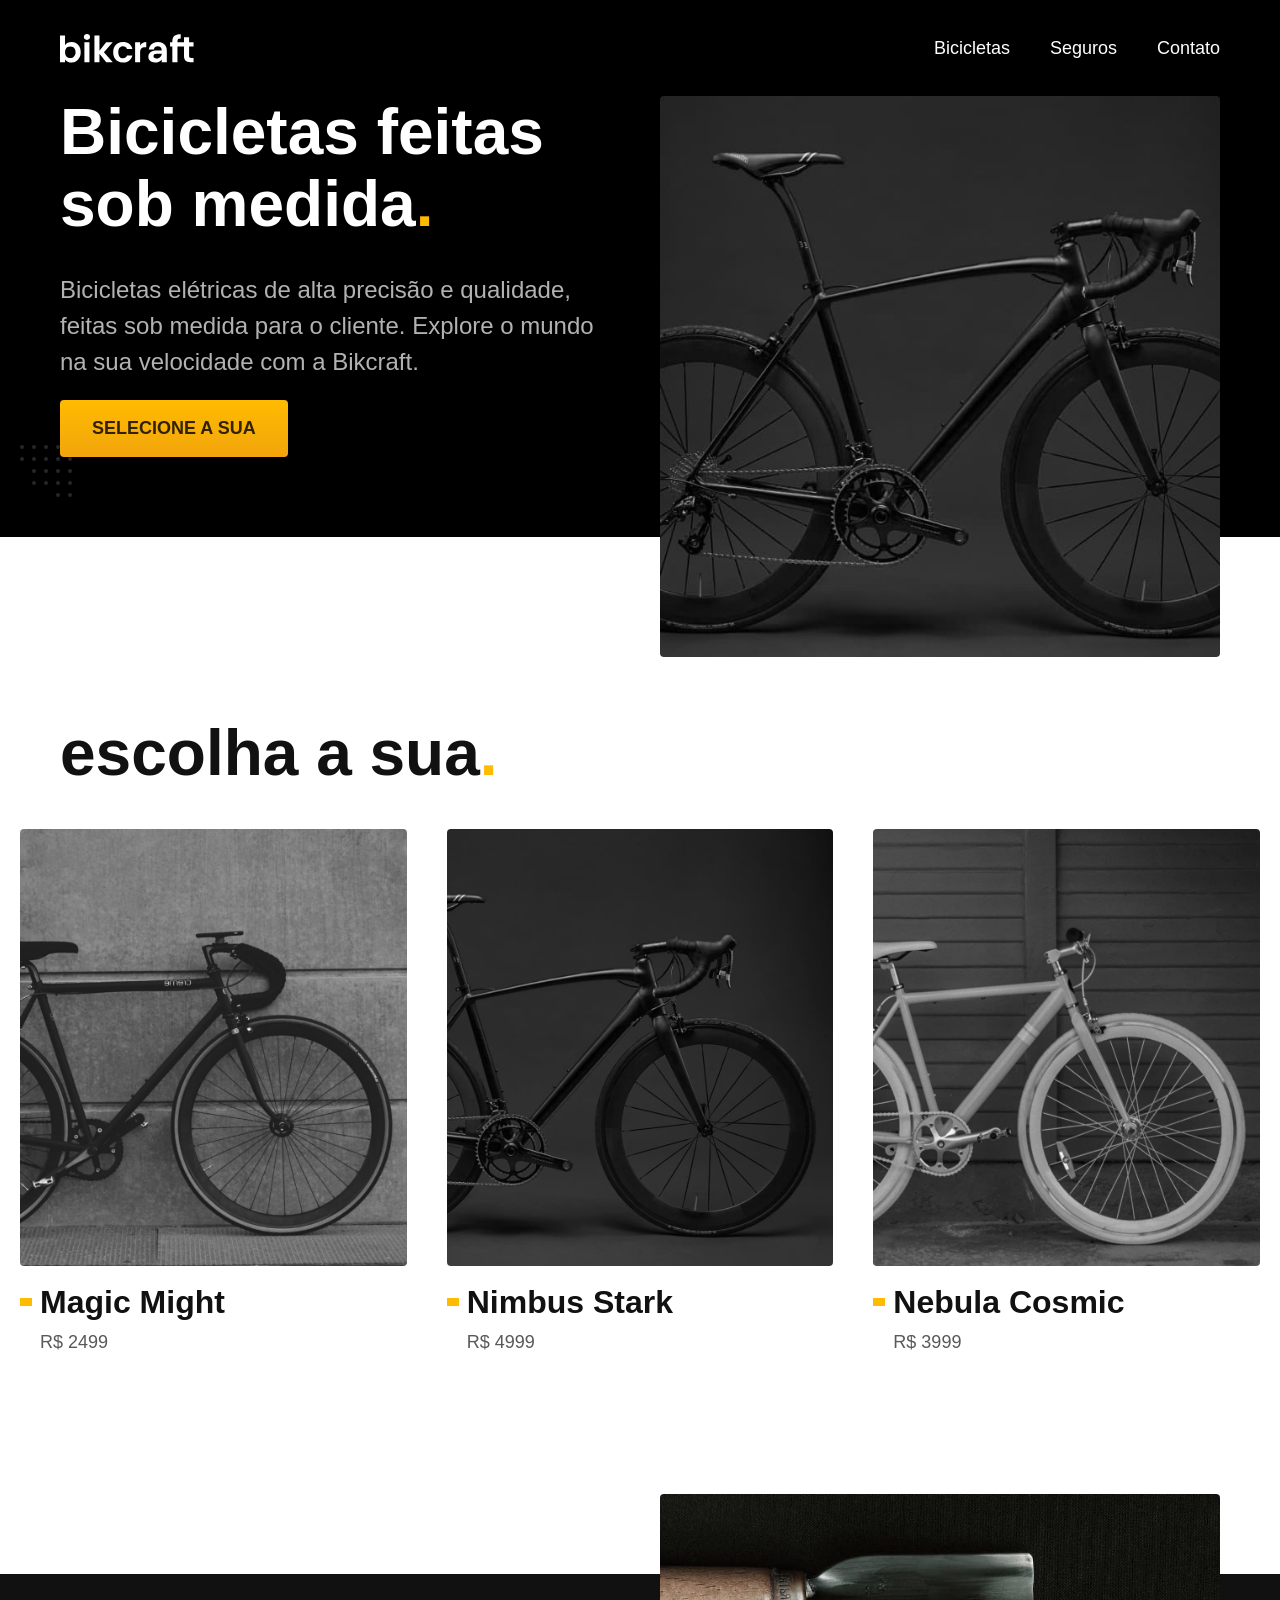
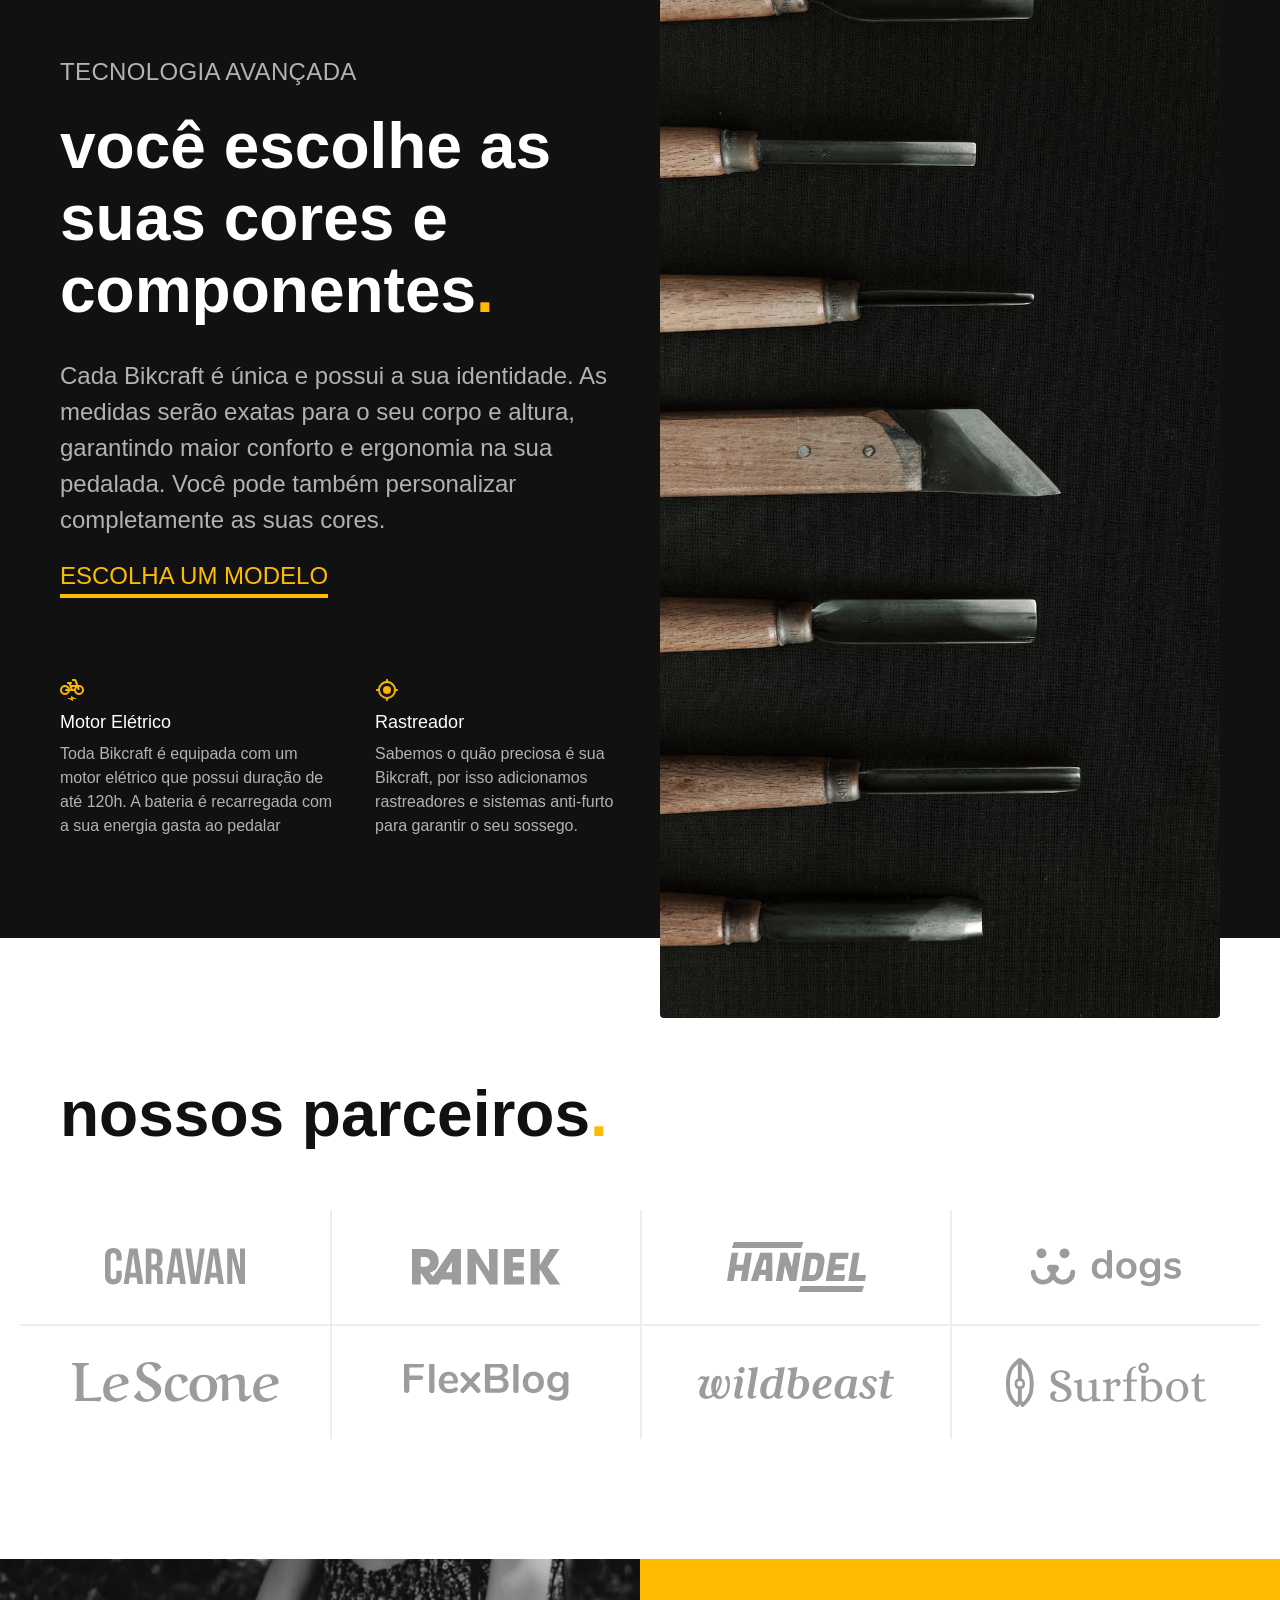
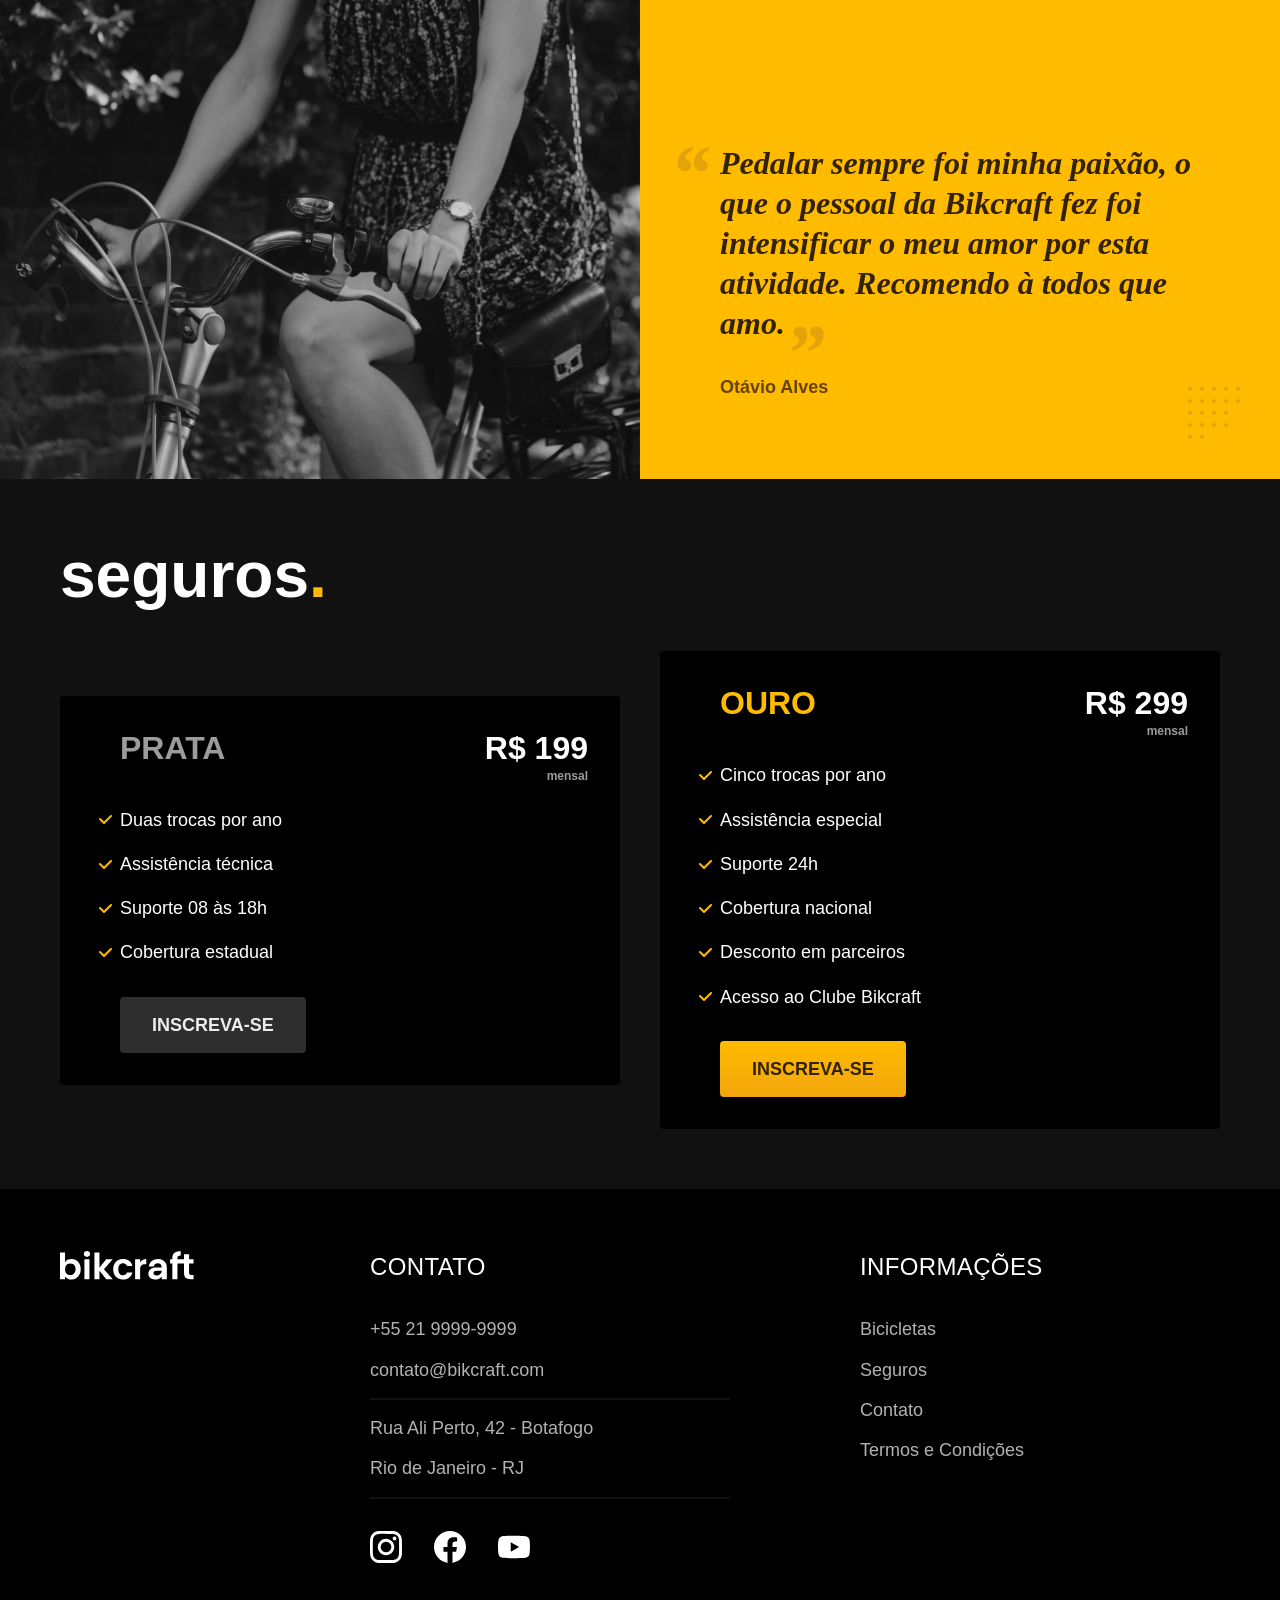
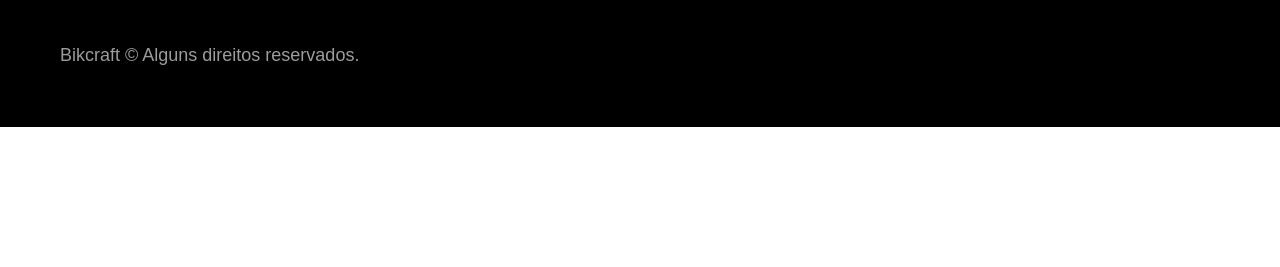
<file: index.html>
<!DOCTYPE html>
<html lang="pt-br">

<head>
  <meta charset="UTF-8">
  <meta name="viewport" content="width=device-width, initial-scale=1.0">

  <link rel="preload" href="./css/style.css" as="style">
  <link rel="stylesheet" href="./css/style.css">

  <!-- <link rel="preconnect" href="https://fonts.googleapis.com">
  <link rel="preconnect" href="https://fonts.gstatic.com" crossorigin>
  <link href="https://fonts.googleapis.com/css2?family=Merriweather:ital,opsz,wght@1,18..144,900&family=Poppins:wght@400;600&family=Roboto:wdth,wght@75..100,500&display=swap" rel="stylesheet"> -->

  <title>Bikcraft - Bicicletas Elétricas</title>
  <meta name="description" content="Bicicletas elétricas de alta precisão e qualidade, feitas sob medida para o cliente. Explore o mundo na sua velocidade com a Bikcraft.">
</head>

<body>
  <header class="header-bg">
    <div class="header container">
      <a href="./">
        <img src="./img/bikcraft.svg" width="136" height="32" alt="Bikcraft">
      </a>

      <nav aria-label="primaria">
        <ul class="font-1-m header-menu cor-0">
          <li><a href="./bicicletas.html">Bicicletas</a></li>
          <li><a href="./seguros.html">Seguros</a></li>
          <li><a href="./contato.html">Contato</a></li>
        </ul>
      </nav>

    </div>
  </header>

  <main class="introducao-bg">
    <div class="introducao container">
      <div class="introducao-conteudo">
        <h1 class="font-1-xxl cor-0">Bicicletas feitas sob medida<span class="cor-p1">.</span></h1>
        <p class="font-2-l cor-5">Bicicletas elétricas de alta precisão e qualidade, feitas sob medida para o cliente. Explore o mundo na sua velocidade com a Bikcraft.</p>
        <a class="botao" href="./bicicletas.html">Selecione a sua</a>
      </div>

      <picture>
        <source media="(max-width:800px)" srcset="./img/bicicletas/nimbus.jpg">
        <img src="./img/fotos/introducao.jpg" width="1280" height="1600" alt="Bicicleta elétrica preta.">
      </picture>
    </div>
  </main>

  <article class="bicicletas-lista">
    <h2 class="container font-1-xxl">escolha a sua<span class="cor-p1">.</span></h2>

    <ul>
      <li>
        <a href="./bicicletas/magic.html">
          <img src="./img/bicicletas/magic-home.jpg" width="920" height="1040" alt="Bicicleta Preta">
          <h3 class=" font-1-xl">Magic Might</h3>
          <span class="font-2-m cor-8">R$ 2499</span>
        </a>
      </li>
      <li>
        <a href="./bicicletas/nimbus.html">
          <img src="./img/bicicletas/nimbus-home.jpg" width="920" height="1040" alt="Bicicleta Preta">
          <h3 class="font-1-xl">Nimbus Stark</h3>
          <span class="font-2-m cor-8">R$ 4999</span>
        </a>
      </li>
      <li>
        <a href="./bicicletas/nebula.html">
          <img src="./img/bicicletas/nebula-home.jpg" width="920" height="1040" alt="Bicicleta Branca">
          <h3 class="font-1-xl">Nebula Cosmic</h3>
          <span class="font-2-m cor-8">R$ 3999</span>
        </a>
      </li>
    </ul>
  </article>

  <article class="tecnologia-bg">
    <div class="tecnologia container">
      <div class="tecnologia-conteudo">
        <span class="font-2-l-b cor-5">Tecnologia Avançada</span>
        <h2 class="font-1-xxl cor-0">você escolhe as suas cores e componentes<span class="cor-p1">.</span></h2>
        <p class="font-2-l cor-5">Cada Bikcraft é única e possui a sua identidade. As medidas serão exatas para o seu corpo e altura, garantindo maior conforto e ergonomia na sua pedalada. Você pode também personalizar completamente as suas cores. </p>
        <a class="link" href="./bicicletas.html">Escolha um modelo</a>

        <div class="tecnologia-vantagens">
          <div>
            <img src="./img/icones/eletrica.svg" width="24" height="24" alt="">
            <h3 class="font-1-m cor-0">Motor Elétrico</h3>
            <p class="font-2-s cor-5">Toda Bikcraft é equipada com um motor elétrico que possui duração de até 120h. A bateria é recarregada com a sua energia gasta ao pedalar</p>
          </div>
          <div>
            <img src="./img/icones/rastreador.svg" width="24" height="24" alt="">
            <h3 class="font-1-m cor-0">Rastreador</h3>
            <p class="font-2-s cor-5">Sabemos o quão preciosa é sua Bikcraft, por isso adicionamos rastreadores e sistemas anti-furto para garantir o seu sossego.</p>
          </div>
        </div>
      </div>
      <div class="tecnologia-imagem">
        <img src="./img/fotos/tecnologia.jpg" width="1200" height="1920" alt="">
      </div>
    </div>
  </article>

  <section class="parceiros" aria-label="Nossos Parceiros">
    <h2 class="container font-1-xxl">nossos parceiros<span class="cor-p1">.</span></h2>

    <ul>
      <li><img src="./img/parceiros/caravan.svg" width="140" height="38" alt="caravan"></li>
      <li><img src="./img/parceiros/ranek.svg" width="149" height="36" alt="ranek.svg"></li>
      <li><img src="./img/parceiros/handel.svg" width="139" height="50" alt="handel.svg"></li>
      <li><img src="./img/parceiros/dogs.svg" width="152" height="39" alt="dogs.svg"></li>
      <li><img src="./img/parceiros/lescone.svg" width="208" height="41" alt="lescone.svg"></li>
      <li><img src="./img/parceiros/flexblog.svg" width="165" height="38" alt="flexblog.svg"></li>
      <li><img src="./img/parceiros/wildbeast.svg" width="196" height="34" alt="wildbeast.svg"></li>
      <li><img src="./img/parceiros/surfbot.svg" width="200" height="49" alt="surfbot.svg"></li>
    </ul>
  </section>

  <section class="depoimento" aria-label="Depoimento">
    <div>
      <img src="./img/fotos/depoimento.jpg" width="1560" height="1360" alt="Pessoa pedalando uma bicicleta Bikcraft">
    </div>
    <div class="depoimento-conteudo">
      <blockquote class="font-1-xl cor-p5">
        <p>Pedalar sempre foi minha paixão, o que o pessoal da Bikcraft fez foi intensificar o meu amor por esta atividade. Recomendo à todos que amo.</p>
      </blockquote>
      <span class="font-1-m-b cor-p4">Otávio Alves</span>
    </div>
  </section>

  <article class="seguros-bg">
    <div class="seguros container">
      <h2 class="font-1-xxl cor-0">seguros<span class="cor-p1">.</span></h2>

      <div class="seguros-item">
        <h3 class="font-1-xl cor-6">PRATA</h3>
        <span class="font-1-xl cor-0"> R$ 199 <span class="font-1-xs cor-6">mensal</span></span>
        <ul class="font-2-m cor-0">
          <li>Duas trocas por ano</li>
          <li>Assistência técnica</li>
          <li>Suporte 08 às 18h</li>
          <li>Cobertura estadual</li>
        </ul>
        <a class="botao secundario" href="./orcamento.html">Inscreva-se</a>
      </div>


      <div class="seguros-item">
        <h3 class="font-1-xl cor-p1">OURO</h3>
        <span class="font-1-xl cor-0"> R$ 299 <span class="font-1-xs cor-6">mensal</span></span>
        <ul class="font-2-m cor-0">
          <li>Cinco trocas por ano</li>
          <li>Assistência especial</li>
          <li>Suporte 24h</li>
          <li>Cobertura nacional</li>
          <li>Desconto em parceiros</li>
          <li>Acesso ao Clube Bikcraft</li>
        </ul>
        <a class="botao" href="./orcamento.html">Inscreva-se</a>
      </div>
    </div>
  </article>

  <footer class="footer-bg">
    <div class="footer container">
      <img src="./img/bikcraft.svg" width="136" height="32" alt="Bikcraft">
      <div class="footer-contato">
        <h3 class="font-2-l-b cor-0">Contato</h3>

        <ul class="font-2-m cor-5">
          <li><a href="tel:+552199999999">+55 21 9999-9999</a></li>
          <li><a href="mailto:contato@bikcraft.com">contato@bikcraft.com</a></li>
          <li>Rua Ali Perto, 42 - Botafogo</li>
          <li>Rio de Janeiro - RJ</li>
        </ul>

        <div class="footer-redes">
          <a href="./">
            <img src="./img/redes/instagram.svg" width="32" height="32" alt="Instagram">
          </a> <a href="./">
            <img src="./img/redes/facebook.svg" width="32" height="32" alt="Facebook">
          </a> <a href="./">
            <img src="./img/redes/youtube.svg" width="32" height="32" alt="Youtube">
          </a>
        </div>
      </div>
      <div class="footer-informacoes">
        <h3 class="font-2-l-b cor-0">Informações</h3>
        <nav>
          <ul class="font-1-m cor-5">
            <li><a href="./bicicletas.html">Bicicletas</a></li>
            <li><a href="./seguros.html">Seguros</a></li>
            <li><a href="./contato.html">Contato</a></li>
            <li><a href="./termos.html">Termos e Condições</a></li>
          </ul>
        </nav>
      </div>
      <p class="footer-copy font-2-m cor-6">Bikcraft © Alguns direitos reservados.</p>
    </div>
  </footer>

  <script src="./js/script.js"></script>
</body>

</html>
</file>
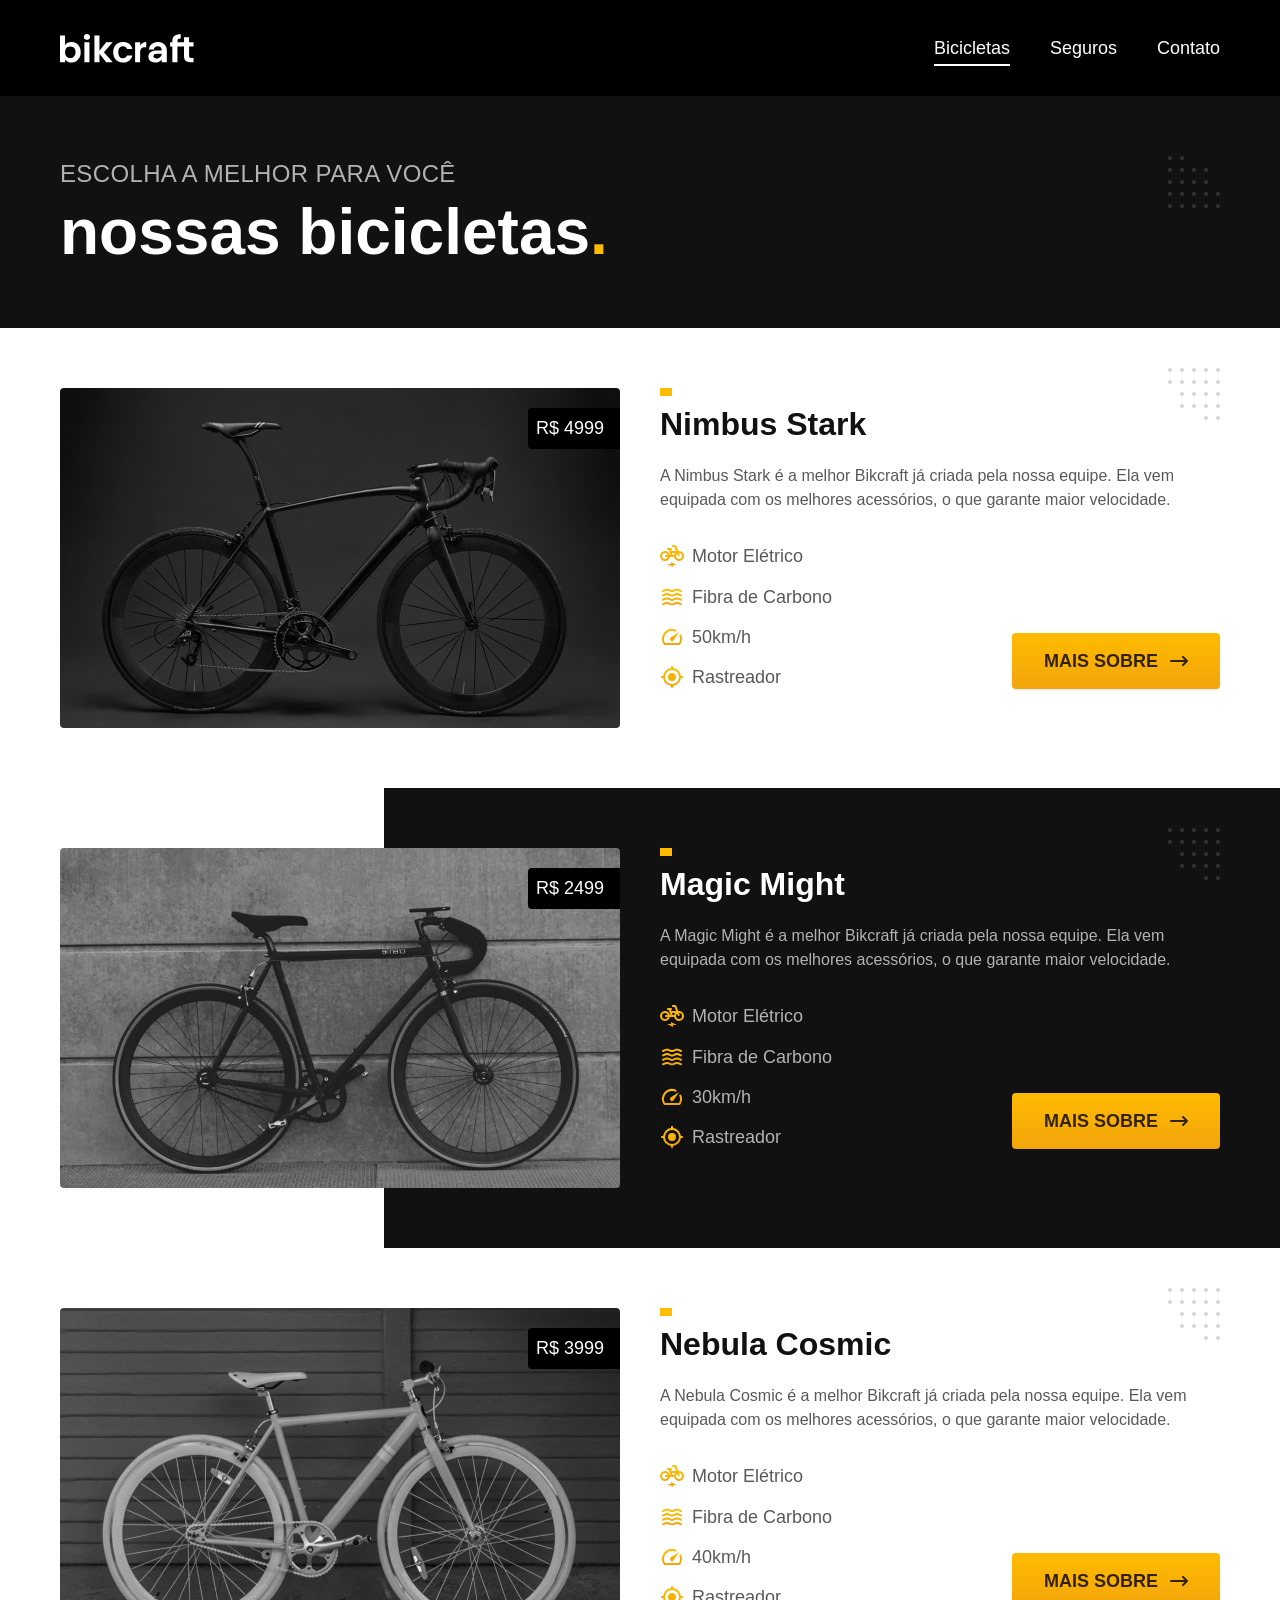
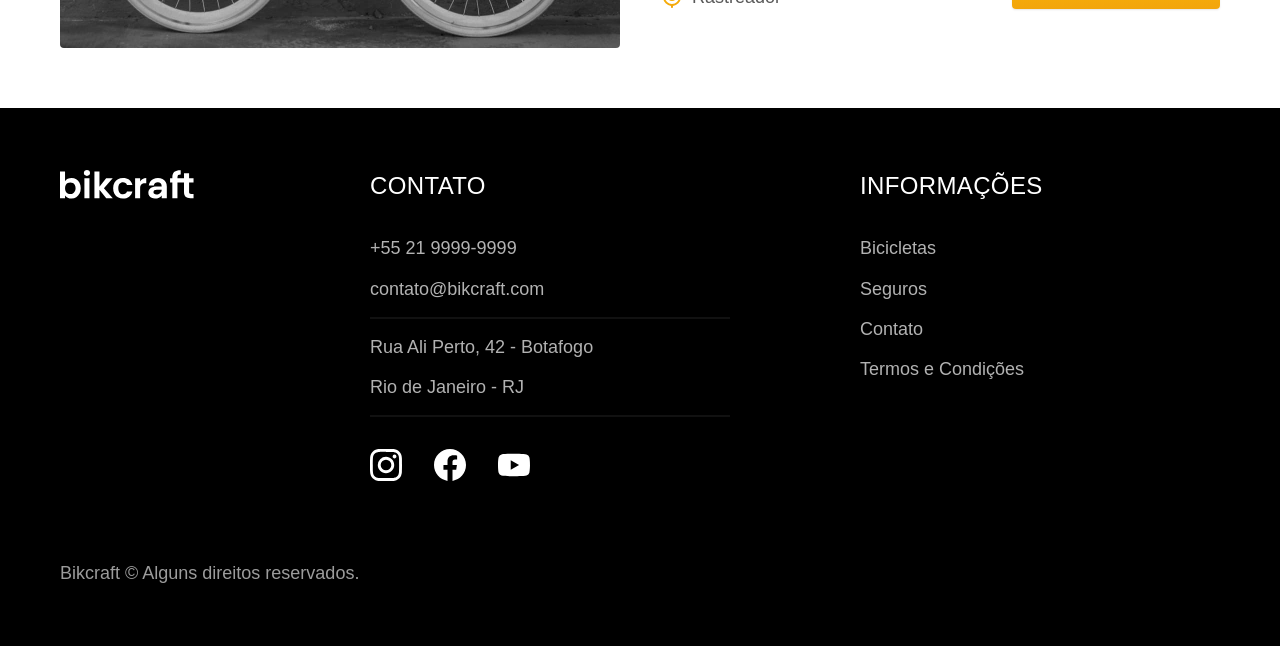
<file: bicicletas.html>
<!DOCTYPE html>
<html lang="pt-br">

<head>
  <meta charset="UTF-8">
  <meta name="viewport" content="width=device-width, initial-scale=1.0">

  <link rel="preload" href="./css/style.css" as="style">
  <link rel="stylesheet" href="./css/style.css">

  <title>Bicicletas | Bikcraft</title>
  <meta name="description" content="Termos e Condições.">
</head>

<body id="bicicletas">
  <header class="header-bg">
    <div class="header container">
      <a href="./">
        <img src="./img/bikcraft.svg" width="136" height="32" alt="Bikcraft">
      </a>

      <nav aria-label="primaria">
        <ul class="font-1-m header-menu cor-0">
          <li><a href="./bicicletas.html">Bicicletas</a></li>
          <li><a href="./seguros.html">Seguros</a></li>
          <li><a href="./contato.html">Contato</a></li>
        </ul>
      </nav>
    </div>
  </header>

  <main>
    <div class="titulo-bg">
      <div class="titulo container">
        <p class="font-2-l-b cor-5">escolha a melhor para você</p>
        <h1 class="font-1-xxl cor-0">nossas bicicletas<span class="cor-p1">.</span></h1>
      </div>
    </div>

    <div class="bicicletas container">
      <div class="bicicletas-imagem">
        <img src="./img/bicicletas/nimbus.jpg" width="1120" height="680" alt="Bicicleta Preta">
        <span class="font-2-m cor-0">R$ 4999</span>
      </div>
      <div class="bicicletas-conteudo">
        <h2 class="font-1-xl">Nimbus Stark</h2>
        <p class="font-2-s cor-8">A Nimbus Stark é a melhor Bikcraft já criada pela nossa equipe. Ela vem equipada com os melhores acessórios, o que garante maior velocidade.</p>
        <ul class="font-1-m cor-8">
          <li><img src="./img/icones/eletrica.svg" width="32" height="32" alt=""> Motor Elétrico</li>
          <li><img src="./img/icones/carbono.svg" width="32" height="32" alt=""> Fibra de Carbono</li>
          <li><img src="./img/icones/velocidade.svg" width="32" height="32" alt=""> 50km/h</li>
          <li><img src="./img/icones/rastreador.svg" width="32" height="32" alt=""> Rastreador</li>
        </ul>
        <a class="botao seta" href="./bicicletas/nimbus.html">Mais Sobre</a>
      </div>
    </div>


    <div class="bicicletas-bg">
      <div class="bicicletas container">
        <div class="bicicletas-imagem">
          <img src="./img/bicicletas/magic.jpg" width="1120" height="680" alt="Bicicleta Preta">
          <span class="font-2-m cor-0">R$ 2499</span>
        </div>
        <div class="bicicletas-conteudo">
          <h2 class="font-1-xl cor-0">Magic Might</h2>
          <p class="font-2-s cor-5">A Magic Might é a melhor Bikcraft já criada pela nossa equipe. Ela vem equipada com os melhores acessórios, o que garante maior velocidade.</p>
          <ul class="font-1-m cor-5">
            <li><img src="./img/icones/eletrica.svg" width="32" height="32" alt=""> Motor Elétrico</li>
            <li><img src="./img/icones/carbono.svg" width="32" height="32" alt=""> Fibra de Carbono</li>
            <li><img src="./img/icones/velocidade.svg" width="32" height="32" alt=""> 30km/h</li>
            <li><img src="./img/icones/rastreador.svg" width="32" height="32" alt=""> Rastreador</li>
          </ul>
          <a class="botao seta" href="./bicicletas/magic.html">Mais Sobre</a>
        </div>
      </div>
    </div>

    <div class="bicicletas container">
      <div class="bicicletas-imagem">
        <img src="./img/bicicletas/nebula.jpg" width="1120" height="680" alt="Bicicleta Preta">
        <span class="font-2-m cor-0">R$ 3999</span>
      </div>
      <div class="bicicletas-conteudo">
        <h2 class="font-1-xl">Nebula Cosmic</h2>
        <p class="font-2-s cor-8">A Nebula Cosmic é a melhor Bikcraft já criada pela nossa equipe. Ela vem equipada com os melhores acessórios, o que garante maior velocidade.</p>

        <ul class="font-1-m cor-8">
          <li><img src="./img/icones/eletrica.svg" width="32" height="32" alt=""> Motor Elétrico</li>
          <li><img src="./img/icones/carbono.svg" width="32" height="32" alt=""> Fibra de Carbono</li>
          <li><img src="./img/icones/velocidade.svg" width="32" height="32" alt=""> 40km/h</li>
          <li><img src="./img/icones/rastreador.svg" width="32" height="32" alt=""> Rastreador</li>
        </ul>

        <a class="botao seta" href="./bicicletas/nebula.html">Mais Sobre</a>
      </div>
    </div>
  </main>

  <footer class="footer-bg">
    <div class="footer container">
      <img src="./img/bikcraft.svg" width="136" height="32" alt="Bikcraft">
      <div class="footer-contato">
        <h3 class="font-2-l-b cor-0">Contato</h3>
        <ul class="font-2-m cor-5">
          <li><a href="tel:+552199999999">+55 21 9999-9999</a></li>
          <li><a href="mailto:contato@bikcraft.com">contato@bikcraft.com</a></li>
          <li>Rua Ali Perto, 42 - Botafogo</li>
          <li>Rio de Janeiro - RJ</li>
        </ul>
        <div class="footer-redes">
          <a href="./">
            <img src="./img/redes/instagram.svg" width="32" height="32" alt="Instagram">
          </a> <a href="./">
            <img src="./img/redes/facebook.svg" width="32" height="32" alt="Facebook">
          </a> <a href="./">
            <img src="./img/redes/youtube.svg" width="32" height="32" alt="Youtube">
          </a>
        </div>
      </div>
      <div class="footer-informacoes">
        <h3 class="font-2-l-b cor-0">Informações</h3>
        <nav>
          <ul class="font-1-m cor-5">
            <li><a href="./bicicletas.html">Bicicletas</a></li>
            <li><a href="./seguros.html">Seguros</a></li>
            <li><a href="./contato.html">Contato</a></li>
            <li><a href="./termos.html">Termos e Condições</a></li>
          </ul>
        </nav>
      </div>
      <p class="footer-copy font-2-m cor-6">Bikcraft © Alguns direitos reservados.</p>
    </div>
  </footer>
  <script src="./js/script.js"></script>
</body>

</html>
</file>
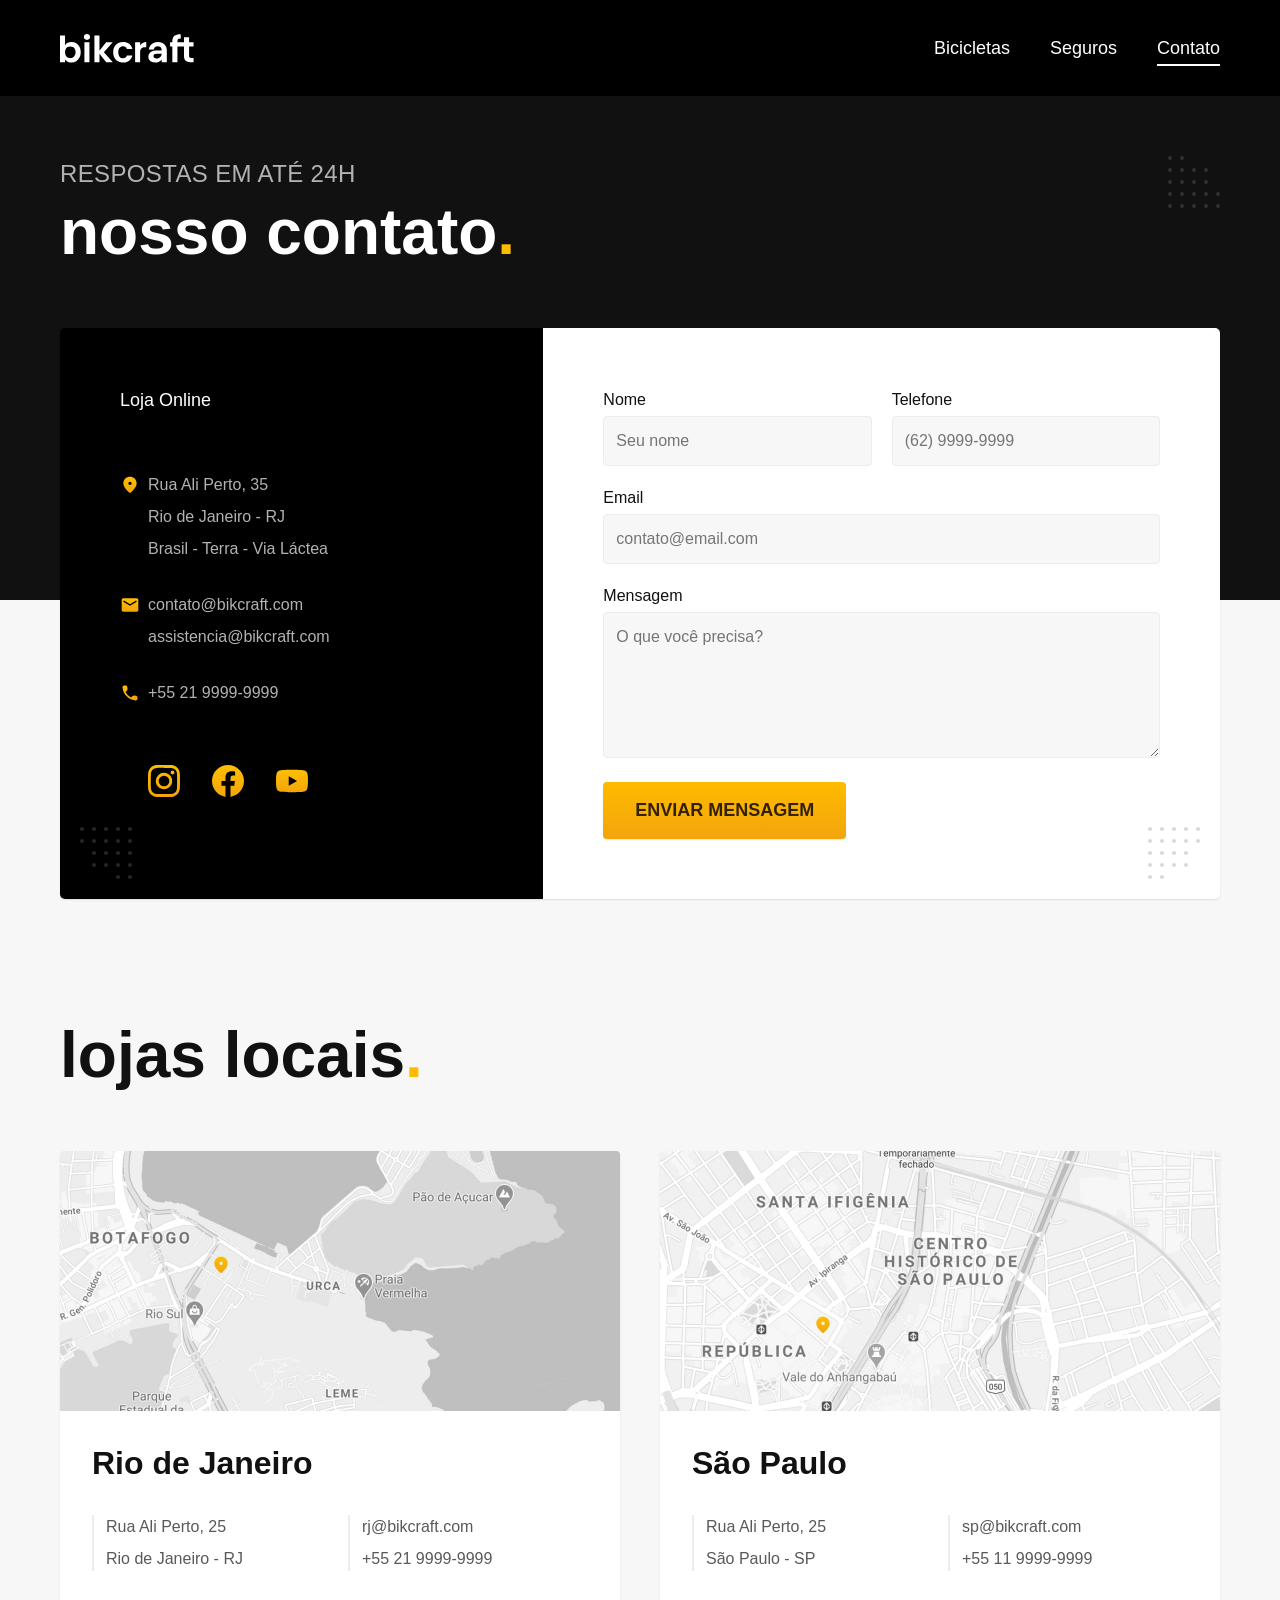
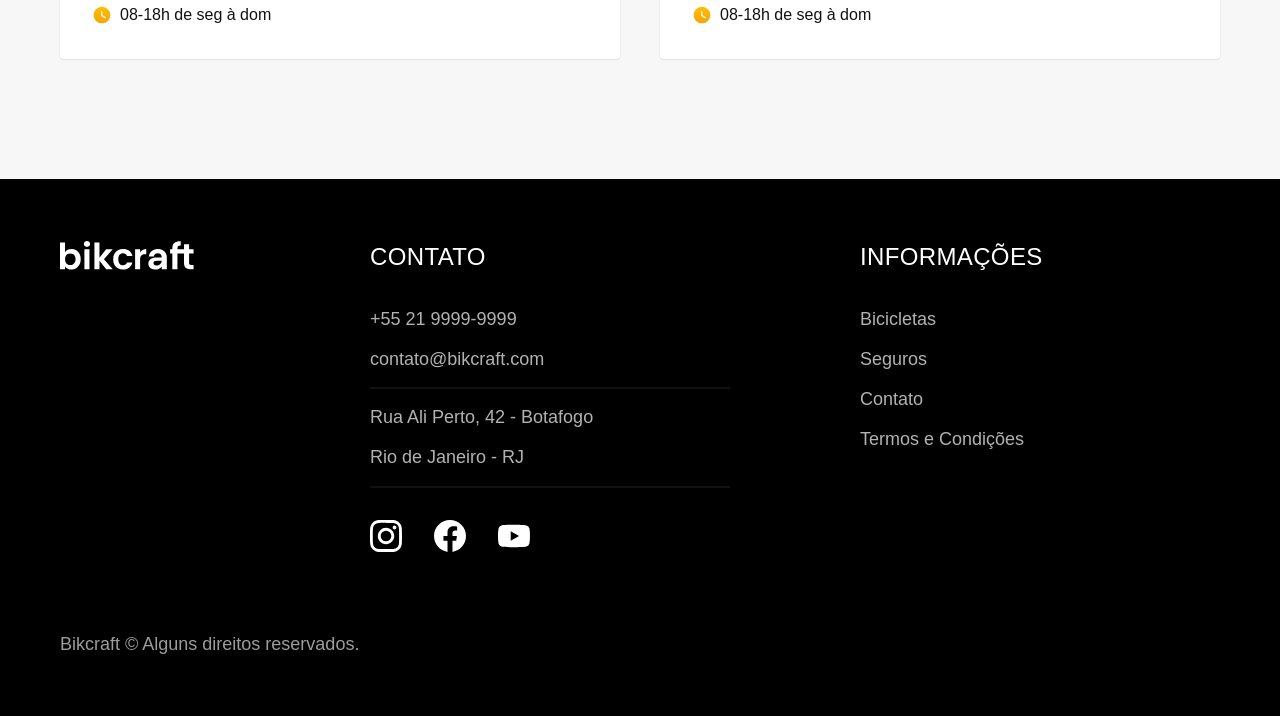
<file: contato.html>
<!DOCTYPE html>
<html lang="pt-br">

<head>
  <meta charset="UTF-8">
  <meta name="viewport" content="width=device-width, initial-scale=1.0">

  <link rel="preload" href="./css/style.css" as="style">
  <link rel="stylesheet" href="./css/style.css">

  <title>Contato | Bikcraft</title>
  <meta name="description" content="Termos e Condições.">
</head>

<body id="contato">
  <header class="header-bg">
    <div class="header container">
      <a href="./">
        <img src="./img/bikcraft.svg" width="136" height="32" alt="Bikcraft">
      </a>

      <nav aria-label="primaria">
        <ul class="font-1-m header-menu cor-0">
          <li><a href="./bicicletas.html">Bicicletas</a></li>
          <li><a href="./seguros.html">Seguros</a></li>
          <li><a href="./contato.html">Contato</a></li>
        </ul>
      </nav>
    </div>
  </header>

  <main>
    <div class="titulo-bg">
      <div class="titulo container">
        <p class="font-2-l-b cor-5">Respostas em até 24h</p>
        <h1 class="font-1-xxl cor-0">nosso contato<span class="cor-p1">.</span></h1>
      </div>
    </div>

    <div class="contato container">
      <section class="contato-dados" aria-label="Endereço">
        <h2 class="font-1-m cor-0">Loja Online</h2>
        <div class="contato-endereco font-2-s cor-4">
          <p>Rua Ali Perto, 35</p>
          <p>Rio de Janeiro - RJ</p>
          <p>Brasil - Terra - Via Láctea</p>
        </div>

        <address class="contato-meios font-2-s cor-4">
          <a href="mailto:contato@bikcraft.com">contato@bikcraft.com</a>
          <a href="mailto:assistencia@bikcraft.com">assistencia@bikcraft.com</a>
          <a href="tel:+552199999999">+55 21 9999-9999</a>
        </address>

        <div class="contato-redes">
          <a href="./">
            <img src="./img/redes/instagram-p.svg" width="32" height="32" alt="Instagram">
          </a>
          <a href="./">
            <img src="./img/redes/facebook-p.svg" width="32" height="32" alt="Facebook">
          </a>
          <a href="./">
            <img src="./img/redes/youtube-p.svg" width="32" height="32" alt="Youtube">
          </a>
        </div>
      </section>
      <section class="contato-formulario" aria-label="Formulário">

        <form class="form" action="./contato.html">
          <div>
            <label for="nome">Nome</label>
            <input type="text" id="nome" name="nome" placeholder="Seu nome">
          </div>
          <div>
            <label for="telefone">Telefone</label>
            <input type="text" id="telefone" name="telefone" placeholder="(62) 9999-9999">
          </div>
          <div class="col-2">
            <label for="email">Email</label>
            <input type="email" id="email" name="email" placeholder="contato@email.com">
          </div>
          <div class="col-2">
            <label for="mensagem">Mensagem</label>
            <textarea rows="5" id="mensagem" name="mensagem" placeholder="O que você precisa?"></textarea>
          </div>
          <button class="botao col-2">Enviar Mensagem</button>
        </form>
      </section>
    </div>
  </main>

  <article class="lojas container">
    <h2 class="font-1-xxl">lojas locais<span class="cor-p1">.</span></h2>
    <div class="lojas-item">
      <img src="./img/lojas/rj.jpg" width="1120" height="520" alt="Mapa marcando o endereco em Rua Ali Perto, 25 - Rio de Janeiro - RJ">

      <div class="lojas-conteudo">
        <h3 class="font-1-xl">Rio de Janeiro</h3>
        <div class="lojas-dados font-2-s cor-8">
          <p>Rua Ali Perto, 25</p>
          <p>Rio de Janeiro - RJ</p>
        </div>
        <div class="lojas-dados font-2-s cor-8">
          <a href="mailto:rj@bikcraft.com">rj@bikcraft.com</a>
          <a href="tel:+552199999999">+55 21 9999-9999</a>
        </div>
        <p class="lojas-tempo font-1-s"><img src="./img/icones/horario.svg" width="20" height="20" alt=""> 08-18h de seg à dom</p>
      </div>

    </div>

    <div class="lojas-item">
      <img src="./img/lojas/sp.jpg" width="1120" height="520" alt="Mapa marcando o endereco em Rua Ali Perto, 25 - São Paulo - SP">

      <div class="lojas-conteudo">
        <h3 class="font-1-xl">São Paulo</h3>
        <div class="lojas-dados font-2-s cor-8">
          <p>Rua Ali Perto, 25</p>
          <p>São Paulo - SP</p>
        </div>
        <div class="lojas-dados font-2-s cor-8">
          <a href="mailto:sp@bikcraft.com">sp@bikcraft.com</a>
          <a href="tel:+551199999999">+55 11 9999-9999</a>
        </div>
        <p class="lojas-tempo font-1-s"><img src="./img/icones/horario.svg" width="20" height="20" alt=""> 08-18h de seg à dom</p>
      </div>
    </div>
  </article>

  <footer class="footer-bg">
    <div class="footer container">
      <img src="./img/bikcraft.svg" width="136" height="32" alt="Bikcraft">
      <div class="footer-contato">
        <h3 class="font-2-l-b cor-0">Contato</h3>

        <ul class="font-2-m cor-5">
          <li><a href="tel:+552199999999">+55 21 9999-9999</a></li>
          <li><a href="mailto:contato@bikcraft.com">contato@bikcraft.com</a></li>
          <li>Rua Ali Perto, 42 - Botafogo</li>
          <li>Rio de Janeiro - RJ</li>
        </ul>

        <div class="footer-redes">
          <a href="./">
            <img src="./img/redes/instagram.svg" width="32" height="32" alt="Instagram">
          </a> <a href="./">
            <img src="./img/redes/facebook.svg" width="32" height="32" alt="Facebook">
          </a> <a href="./">
            <img src="./img/redes/youtube.svg" width="32" height="32" alt="Youtube">
          </a>
        </div>
      </div>
      <div class="footer-informacoes">
        <h3 class="font-2-l-b cor-0">Informações</h3>
        <nav>
          <ul class="font-1-m cor-5">
            <li><a href="./bicicletas.html">Bicicletas</a></li>
            <li><a href="./seguros.html">Seguros</a></li>
            <li><a href="./contato.html">Contato</a></li>
            <li><a href="./termos.html">Termos e Condições</a></li>
          </ul>
        </nav>
      </div>
      <p class="footer-copy font-2-m cor-6">Bikcraft © Alguns direitos reservados.</p>
    </div>
  </footer>
  <script src="./js/script.js"></script>
</body>

</html>
</file>
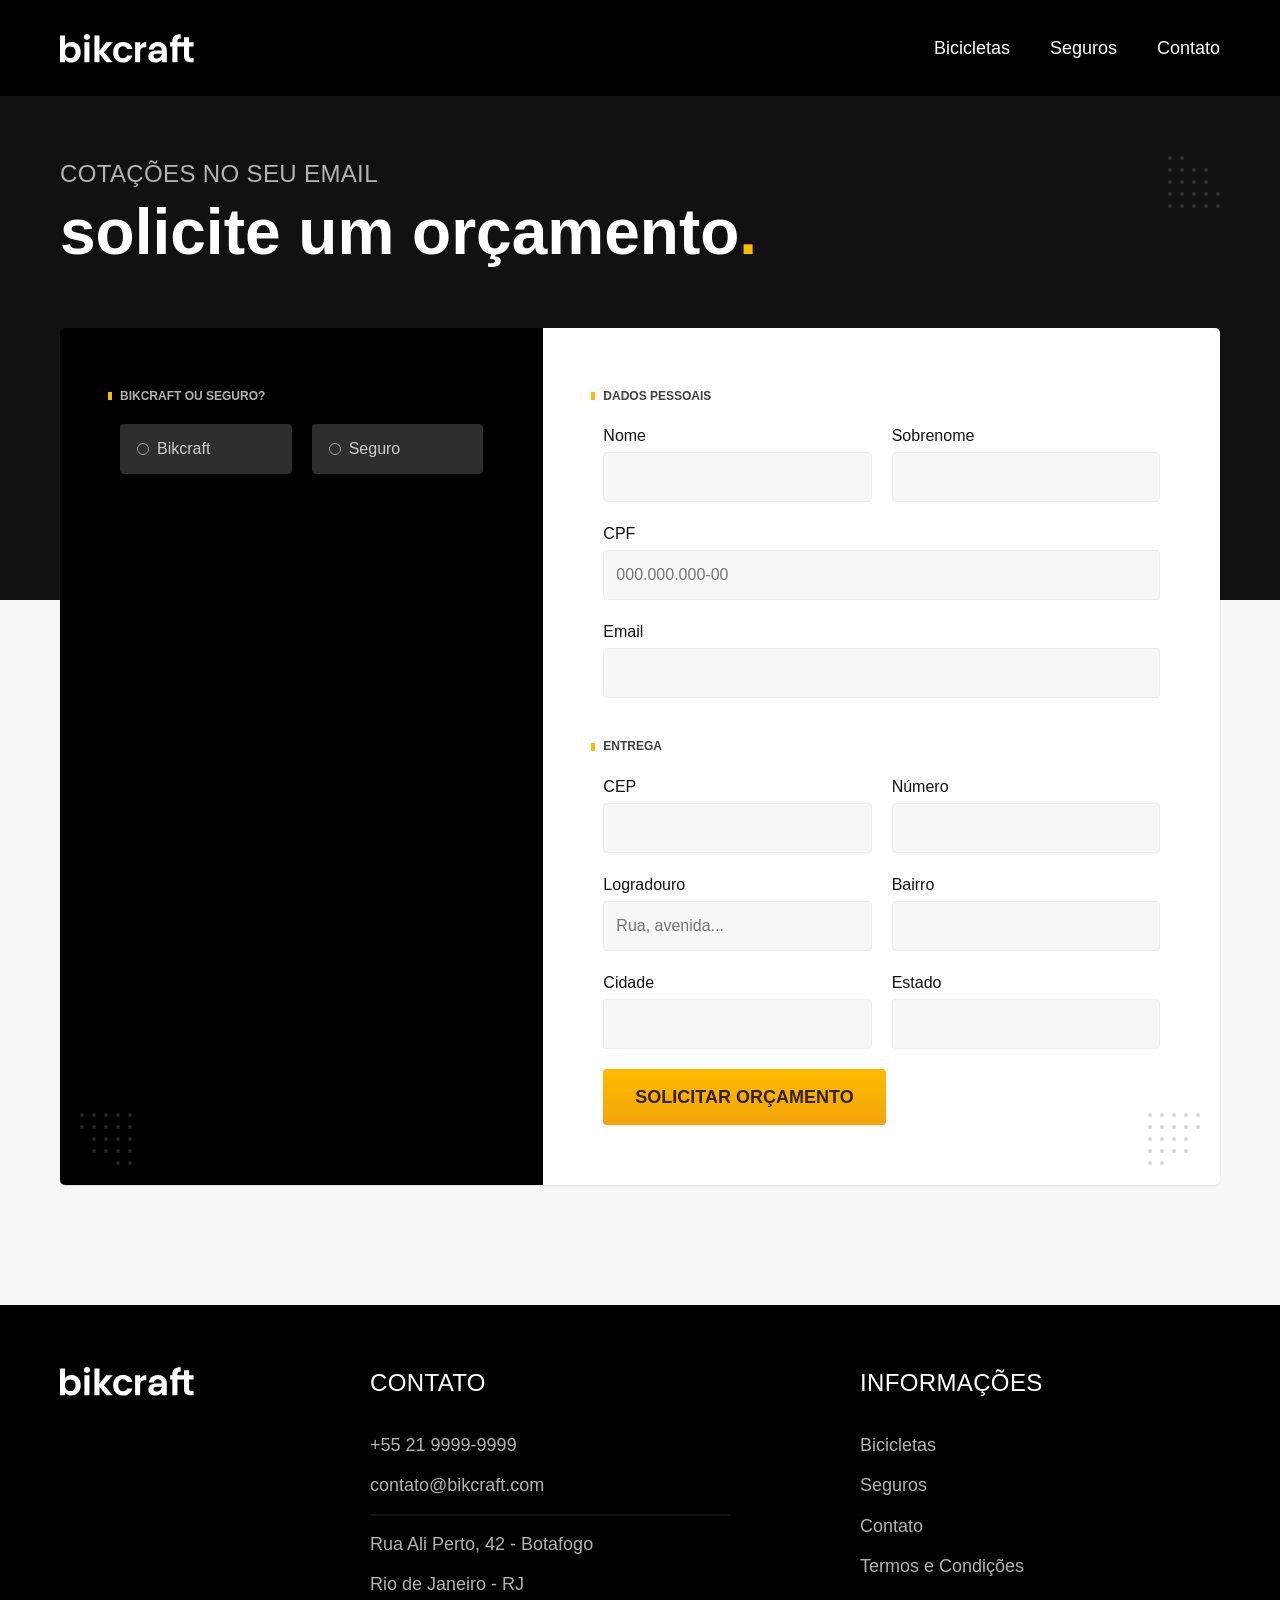
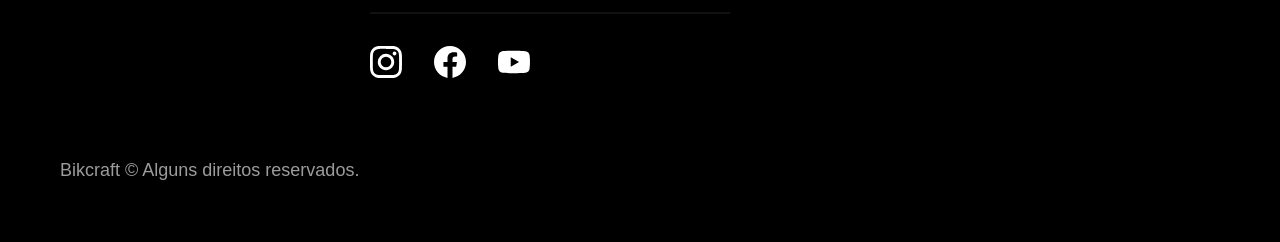
<file: orcamento.html>
<!DOCTYPE html>
<html lang="pt-br">

<head>
  <meta charset="UTF-8">
  <meta name="viewport" content="width=device-width, initial-scale=1.0">

  <link rel="preload" href="./css/style.css" as="style">
  <link rel="stylesheet" href="./css/style.css">

  <title>Orçamento | Bikcraft</title>
  <meta name="description" content="Orçamento.">
</head>

<body id="orcamento">
  <header class="header-bg">
    <div class="header container">
      <a href="./">
        <img src="./img/bikcraft.svg" width="136" height="32" alt="Bikcraft">
      </a>

      <nav aria-label="primaria">
        <ul class="font-1-m header-menu cor-0">
          <li><a href="./bicicletas.html">Bicicletas</a></li>
          <li><a href="./seguros.html">Seguros</a></li>
          <li><a href="./contato.html">Contato</a></li>
        </ul>
      </nav>
    </div>
  </header>

  <main>
    <div class="titulo-bg">
      <div class="titulo container">
        <p class="font-2-l-b cor-5">Cotações no seu email</p>
        <h1 class="font-1-xxl cor-0">solicite um orçamento<span class="cor-p1">.</span></h1>
      </div>
    </div>

    <form class="orcamento container" action="./orcamento.html">
      <div class="orcamento-produto">
        <h2 class="font-1-xs cor-5">Bikcraft ou Seguro?</h2>

        <input type="radio" name="tipo" value="bikcraft" id="bikcraft">
        <label for="bikcraft">Bikcraft</label>

        <input type="radio" name="tipo" value="seguro" id="seguro">
        <label for="seguro">Seguro</label>

        <div class="orcamento-conteudo" id="orcamento-bikcraft">
          <h2 class="font-1-xs cor-5">Escolha a sua</h2>

          <input type="radio" name="produto" value="nimbus" id="nimbus">
          <label for="nimbus">Nimbus Stark <span>R$ 4999</span></label>
          <div class="orcamento-detalhes">
            <ul class="font-1-xs cor-8">
              <li><img src="./img/icones/eletrica.svg" width="32" height="32" alt=""> Motor Elétrico</li>
              <li><img src="./img/icones/carbono.svg" width="32" height="32" alt=""> Fibra de Carbono</li>
              <li><img src="./img/icones/velocidade.svg" width="32" height="32" alt=""> 50 km/h</li>
              <li><img src="./img/icones/rastreador.svg" width="32" height="32" alt=""> Rastreador</li>
            </ul>
            <img src="./img/bicicletas/nimbus.jpg" width="1120" height="680" alt="Bicicleta Preta">
          </div>

          <input type="radio" name="produto" value="magic" id="magic">
          <label for="magic">Magic Might <span>R$ 2499</span></label>
          <div class="orcamento-detalhes">

            <ul class="font-1-xs cor-8">
              <li><img src="./img/icones/eletrica.svg" width="32" height="32" alt=""> Motor Elétrico</li>
              <li><img src="./img/icones/carbono.svg" width="32" height="32" alt=""> Fibra de Carbono</li>
              <li><img src="./img/icones/velocidade.svg" width="32" height="32" alt=""> 30 km/h</li>
              <li><img src="./img/icones/rastreador.svg" width="32" height="32" alt=""> Rastreador</li>
            </ul>

            <img src="./img/bicicletas/magic.jpg" width="1120" height="680" alt="Bicicleta Preta">
          </div>

          <input type="radio" name="produto" value="nebula" id="nebula">
          <label for="nebula">Nebula Cosmic <span>R$ 3999</span></label>
          <div class="orcamento-detalhes">
            <ul class="font-1-xs cor-8">
              <li><img src="./img/icones/eletrica.svg" width="32" height="32" alt=""> Motor Elétrico</li>
              <li><img src="./img/icones/carbono.svg" width="32" height="32" alt=""> Fibra de Carbono</li>
              <li><img src="./img/icones/velocidade.svg" width="32" height="32" alt=""> 40 km/h</li>
              <li><img src="./img/icones/rastreador.svg" width="32" height="32" alt=""> Rastreador</li>
            </ul>
            <img src="./img/bicicletas/nebula.jpg" width="1120" height="680" alt="Bicicleta Branca">
          </div>

        </div>

        <div class="orcamento-conteudo" id="orcamento-seguro">
          <h2 class="font-1-xs cor-5">Escolha o plano</h2>

          <input type="radio" name="produto" value="prata" id="prata">
          <label for="prata">Prata <span>R$ 199</span></label>

          <input type="radio" name="produto" value="ouro" id="ouro">
          <label for="ouro">Ouro <span>R$ 299</span></label>
        </div>
      </div>

      <div class="orcamento-dados form">
        <h2 class="font-1-xs cor-9 col-2">dados pessoais</h2>
        <div>
          <label for="nome">Nome</label>
          <input type="text" id="nome" name="nome">
        </div>
        <div>
          <label for="sobrenome">Sobrenome</label>
          <input type="text" id="sobrenome" name="sobrenome">
        </div>
        <div class="col-2">
          <label for="cpf">CPF</label>
          <input type="text" id="cpf" name="cpf" placeholder="000.000.000-00">
        </div>
        <div class="col-2">
          <label for="email">Email</label>
          <input type="email" id="email" name="email">
        </div>
        <h2 class="font-1-xs cor-9 col-2">entrega</h2>
        <div>
          <label for="cep">CEP</label>
          <input type="text" id="cep" name="cep">
        </div>
        <div>
          <label for="numero">Número</label>
          <input type="text" id="numero" name="numero">
        </div>
        <div>
          <label for="logradouro">Logradouro</label>
          <input type="text" id="logradouro" name="logradouro" placeholder="Rua, avenida...">
        </div>
        <div>
          <label for="bairro">Bairro</label>
          <input type="text" id="bairro" name="bairro">
        </div>
        <div>
          <label for="cidade">Cidade</label>
          <input type="text" id="cidade" name="cidade">
        </div>
        <div>
          <label for="estado">Estado</label>
          <input type="text" id="estado" name="estado">
        </div>
        <button class="botao col-2">Solicitar Orçamento</button>
      </div>
    </form>
  </main>

  <footer class="footer-bg">
    <div class="footer container">
      <img src="./img/bikcraft.svg" width="136" height="32" alt="Bikcraft">
      <div class="footer-contato">
        <h3 class="font-2-l-b cor-0">Contato</h3>
        <ul class="font-2-m cor-5">
          <li><a href="tel:+552199999999">+55 21 9999-9999</a></li>
          <li><a href="mailto:contato@bikcraft.com">contato@bikcraft.com</a></li>
          <li>Rua Ali Perto, 42 - Botafogo</li>
          <li>Rio de Janeiro - RJ</li>
        </ul>
        <div class="footer-redes">
          <a href="./">
            <img src="./img/redes/instagram.svg" width="32" height="32" alt="Instagram">
          </a> <a href="./">
            <img src="./img/redes/facebook.svg" width="32" height="32" alt="Facebook">
          </a> <a href="./">
            <img src="./img/redes/youtube.svg" width="32" height="32" alt="Youtube">
          </a>
        </div>
      </div>
      <div class="footer-informacoes">
        <h3 class="font-2-l-b cor-0">Informações</h3>
        <nav>
          <ul class="font-1-m cor-5">
            <li><a href="./bicicletas.html">Bicicletas</a></li>
            <li><a href="./seguros.html">Seguros</a></li>
            <li><a href="./contato.html">Contato</a></li>
            <li><a href="./termos.html">Termos e Condições</a></li>
          </ul>
        </nav>
      </div>
      <p class="footer-copy font-2-m cor-6">Bikcraft © Alguns direitos reservados.</p>
    </div>
  </footer>
  <script src="./js/script.js"></script>
</body>

</html>
</file>
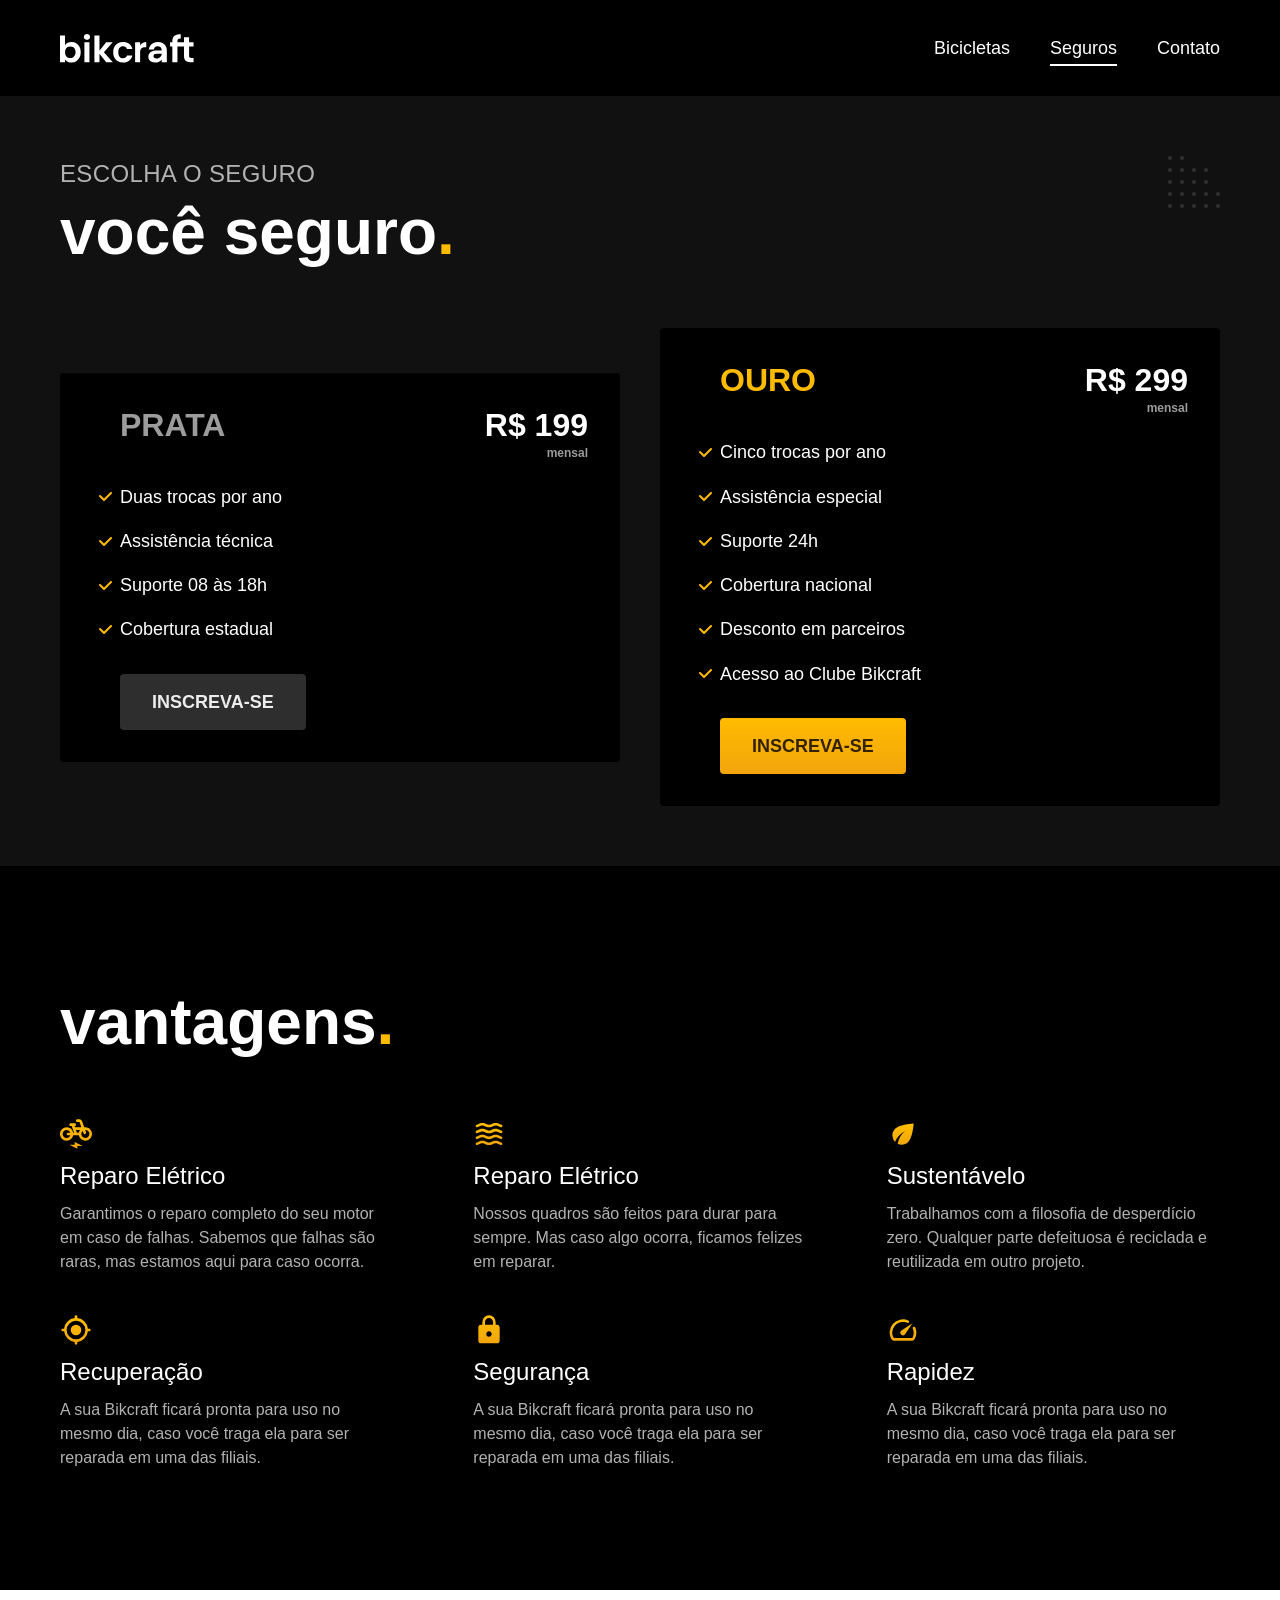
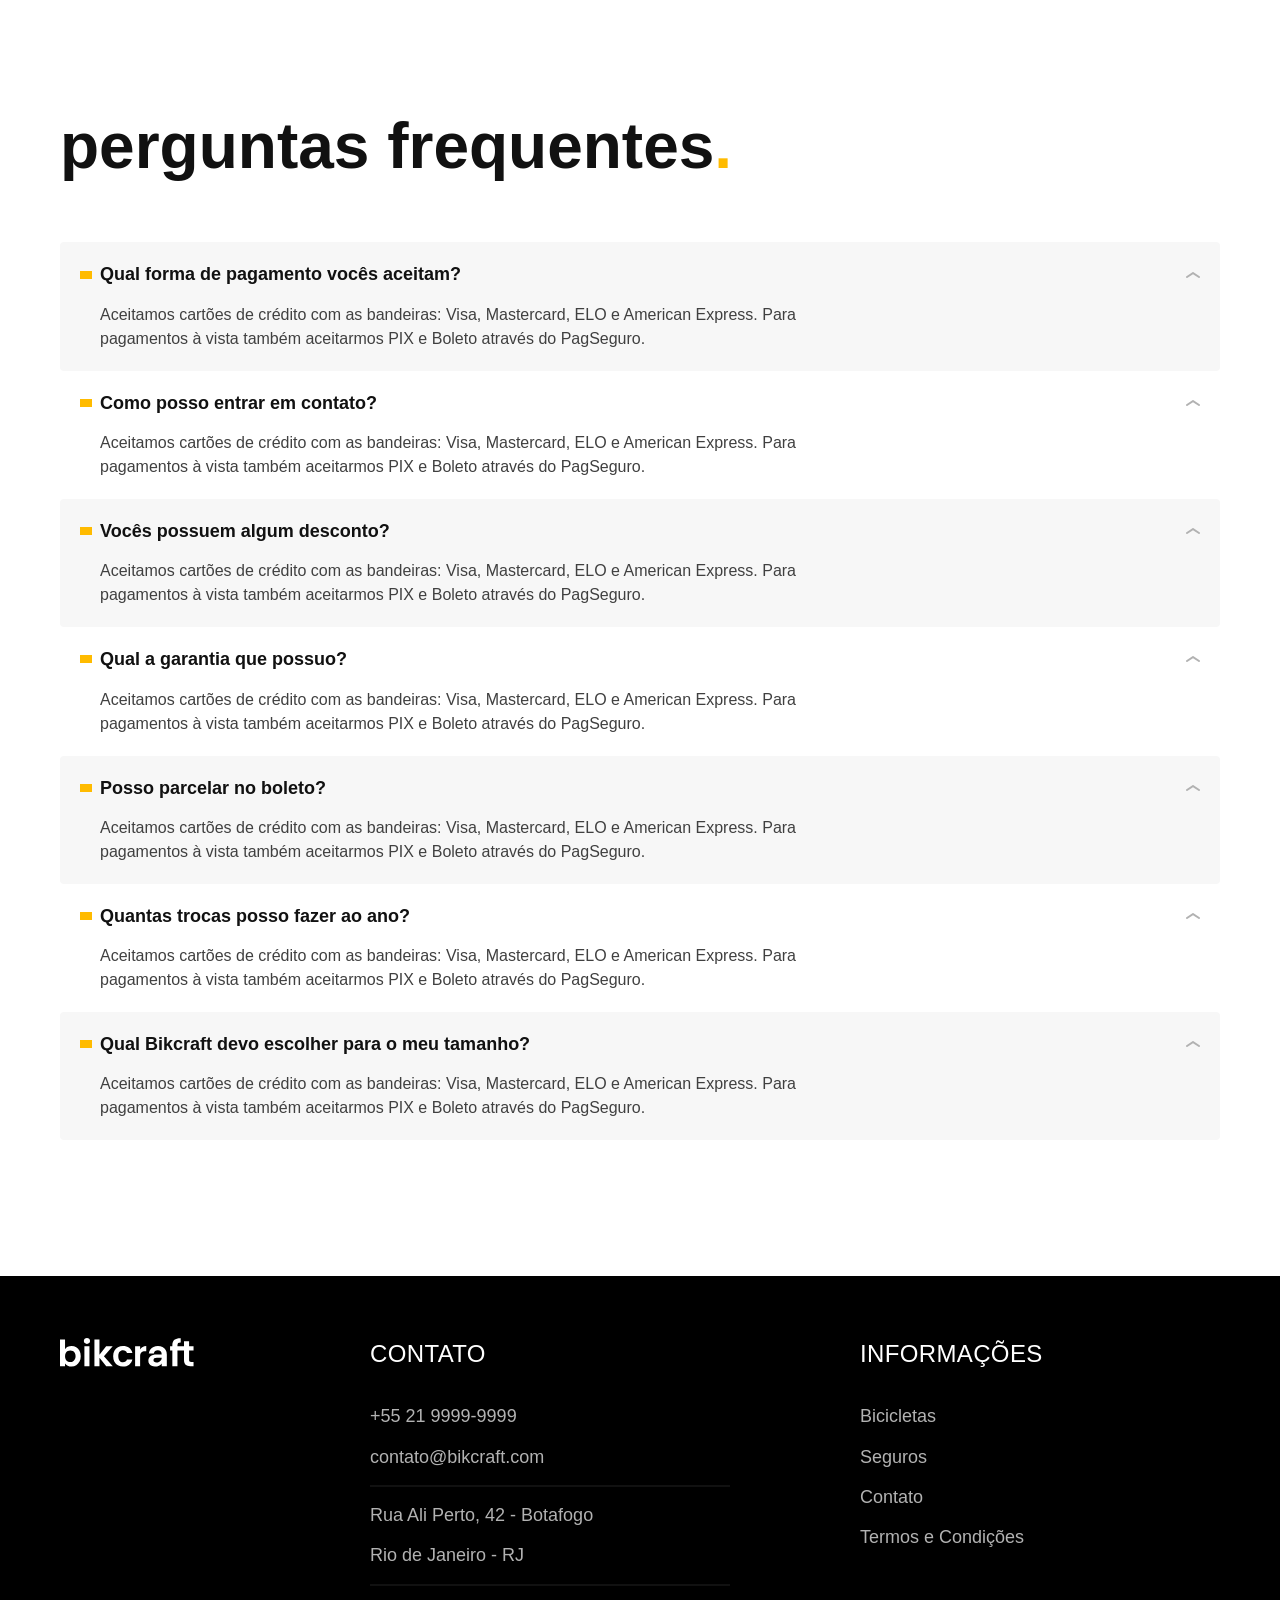
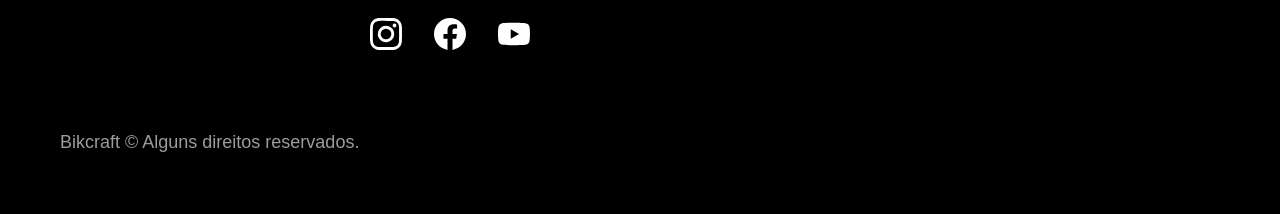
<file: seguros.html>
<!DOCTYPE html>
<html lang="pt-br">

<head>
  <meta charset="UTF-8">
  <meta name="viewport" content="width=device-width, initial-scale=1.0">

  <link rel="preload" href="./css/style.css" as="style">
  <link rel="stylesheet" href="./css/style.css">

  <title>Seguros | Bikcraft</title>
  <meta name="description" content="Termos e Condições.">
</head>

<body id="seguros">
  <header class="header-bg">
    <div class="header container">
      <a href="./">
        <img src="./img/bikcraft.svg" width="136" height="32" alt="Bikcraft">
      </a>

      <nav aria-label="primaria">
        <ul class="font-1-m header-menu cor-0">
          <li><a href="./bicicletas.html">Bicicletas</a></li>
          <li><a href="./seguros.html">Seguros</a></li>
          <li><a href="./contato.html">Contato</a></li>
        </ul>
      </nav>
    </div>
  </header>

  <main class="seguros-bg">
    <div class="titulo-bg">
      <div class="titulo container">
        <p class="font-2-l-b cor-5">Escolha o seguro</p>
        <h1 class="font-1-xxl cor-0">você seguro<span class="cor-p1">.</span></h1>
      </div>
    </div>

    <div class="seguros container">

      <div class="seguros-item">
        <h3 class="font-1-xl cor-6">PRATA</h3>
        <span class="font-1-xl cor-0"> R$ 199 <span class="font-1-xs cor-6">mensal</span></span>
        <ul class="font-2-m cor-0">
          <li>Duas trocas por ano</li>
          <li>Assistência técnica</li>
          <li>Suporte 08 às 18h</li>
          <li>Cobertura estadual</li>
        </ul>
        <a class="botao secundario" href="./orcamento.html?tipo=seguro&produto=prata">Inscreva-se</a>
      </div>

      <div class="seguros-item">
        <h3 class="font-1-xl cor-p1">OURO</h3>
        <span class="font-1-xl cor-0"> R$ 299 <span class="font-1-xs cor-6">mensal</span></span>

        <ul class="font-2-m cor-0">
          <li>Cinco trocas por ano</li>
          <li>Assistência especial</li>
          <li>Suporte 24h</li>
          <li>Cobertura nacional</li>
          <li>Desconto em parceiros</li>
          <li>Acesso ao Clube Bikcraft</li>
        </ul>

        <a class="botao" href="./orcamento.html?tipo=seguro&produto=ouro">Inscreva-se</a>
      </div>
    </div>
  </main>

  <article class="vantagens-bg">
    <div class="vantagens container">
      <h2 class="font-1-xxl cor-0">vantagens<span class="cor-p1">.</span></h2>

      <ul>
        <li><img src="./img/icones/eletrica.svg" width="32" height="32" alt="">
          <h3 class="font-1-l cor-0">Reparo Elétrico</h3>
          <p class="font-2-s cor-5">Garantimos o reparo completo do seu motor em caso de falhas. Sabemos que falhas são raras, mas estamos aqui para caso ocorra.</p>
        </li>

        <li><img src="./img/icones/carbono.svg" width="32" height="32" alt="">
          <h3 class="font-1-l cor-0">Reparo Elétrico</h3>
          <p class="font-2-s cor-5">Nossos quadros são feitos para durar para sempre. Mas caso algo ocorra, ficamos felizes em reparar.</p>
        </li>

        <li><img src="./img/icones/sustentavel.svg" width="32" height="32" alt="">
          <h3 class="font-1-l cor-0">Sustentávelo</h3>
          <p class="font-2-s cor-5">Trabalhamos com a filosofia de desperdício zero. Qualquer parte defeituosa é reciclada e reutilizada em outro projeto.</p>
        </li>

        <li><img src="./img/icones/rastreador.svg" width="32" height="32" alt="">
          <h3 class="font-1-l cor-0">Recuperação</h3>
          <p class="font-2-s cor-5">A sua Bikcraft ficará pronta para uso no mesmo dia, caso você traga ela para ser reparada em uma das filiais.</p>
        </li>

        <li><img src="./img/icones/seguro.svg" width="32" height="32" alt="">
          <h3 class="font-1-l cor-0">Segurança</h3>
          <p class="font-2-s cor-5">A sua Bikcraft ficará pronta para uso no mesmo dia, caso você traga ela para ser reparada em uma das filiais.</p>
        </li>

        <li><img src="./img/icones/velocidade.svg" width="32" height="32" alt="">
          <h3 class="font-1-l cor-0">Rapidez</h3>
          <p class="font-2-s cor-5">A sua Bikcraft ficará pronta para uso no mesmo dia, caso você traga ela para ser reparada em uma das filiais.</p>
        </li>
      </ul>
    </div>
  </article>

  <article class="perguntas container">
    <h2 class="font-1-xxl">perguntas frequentes<span class="cor-p1">.</span></h2>

    <dl>
      <div>
        <dt class="font-1-m-b">Qual forma de pagamento vocês aceitam?</dt>
        <dd class="font-2-s cor-9">Aceitamos cartões de crédito com as bandeiras: Visa, Mastercard, ELO e American Express. Para pagamentos à vista também aceitarmos PIX e Boleto através do PagSeguro.</dd>
      </div>
      <div>
        <dt class="font-1-m-b">Como posso entrar em contato?</dt>
        <dd class="font-2-s cor-9">Aceitamos cartões de crédito com as bandeiras: Visa, Mastercard, ELO e American Express. Para pagamentos à vista também aceitarmos PIX e Boleto através do PagSeguro.</dd>
      </div>
      <div>
        <dt class="font-1-m-b">Vocês possuem algum desconto?</dt>
        <dd class="font-2-s cor-9">Aceitamos cartões de crédito com as bandeiras: Visa, Mastercard, ELO e American Express. Para pagamentos à vista também aceitarmos PIX e Boleto através do PagSeguro.</dd>
      </div>
      <div>
        <dt class="font-1-m-b">Qual a garantia que possuo?</dt>
        <dd class="font-2-s cor-9">Aceitamos cartões de crédito com as bandeiras: Visa, Mastercard, ELO e American Express. Para pagamentos à vista também aceitarmos PIX e Boleto através do PagSeguro.</dd>
      </div>
      <div>
        <dt class="font-1-m-b">Posso parcelar no boleto?</dt>
        <dd class="font-2-s cor-9">Aceitamos cartões de crédito com as bandeiras: Visa, Mastercard, ELO e American Express. Para pagamentos à vista também aceitarmos PIX e Boleto através do PagSeguro.</dd>
      </div>
      <div>
        <dt class="font-1-m-b">Quantas trocas posso fazer ao ano?</dt>
        <dd class="font-2-s cor-9">Aceitamos cartões de crédito com as bandeiras: Visa, Mastercard, ELO e American Express. Para pagamentos à vista também aceitarmos PIX e Boleto através do PagSeguro.</dd>
      </div>
      <div>
        <dt class="font-1-m-b">Qual Bikcraft devo escolher para o meu tamanho?</dt>
        <dd class="font-2-s cor-9">Aceitamos cartões de crédito com as bandeiras: Visa, Mastercard, ELO e American Express. Para pagamentos à vista também aceitarmos PIX e Boleto através do PagSeguro.</dd>
      </div>
    </dl>
  </article>

  <footer class="footer-bg">
    <div class="footer container">
      <img src="./img/bikcraft.svg" width="136" height="32" alt="Bikcraft">
      <div class="footer-contato">
        <h3 class="font-2-l-b cor-0">Contato</h3>
        <ul class="font-2-m cor-5">
          <li><a href="tel:+552199999999">+55 21 9999-9999</a></li>
          <li><a href="mailto:contato@bikcraft.com">contato@bikcraft.com</a></li>
          <li>Rua Ali Perto, 42 - Botafogo</li>
          <li>Rio de Janeiro - RJ</li>
        </ul>
        <div class="footer-redes">
          <a href="./">
            <img src="./img/redes/instagram.svg" width="32" height="32" alt="Instagram">
          </a> <a href="./">
            <img src="./img/redes/facebook.svg" width="32" height="32" alt="Facebook">
          </a> <a href="./">
            <img src="./img/redes/youtube.svg" width="32" height="32" alt="Youtube">
          </a>
        </div>
      </div>
      <div class="footer-informacoes">
        <h3 class="font-2-l-b cor-0">Informações</h3>
        <nav>
          <ul class="font-1-m cor-5">
            <li><a href="./bicicletas.html">Bicicletas</a></li>
            <li><a href="./seguros.html">Seguros</a></li>
            <li><a href="./contato.html">Contato</a></li>
            <li><a href="./termos.html">Termos e Condições</a></li>
          </ul>
        </nav>
      </div>
      <p class="footer-copy font-2-m cor-6">Bikcraft © Alguns direitos reservados.</p>
    </div>
  </footer>
  <script src="./js/script.js"></script>
</body>

</html>
</file>
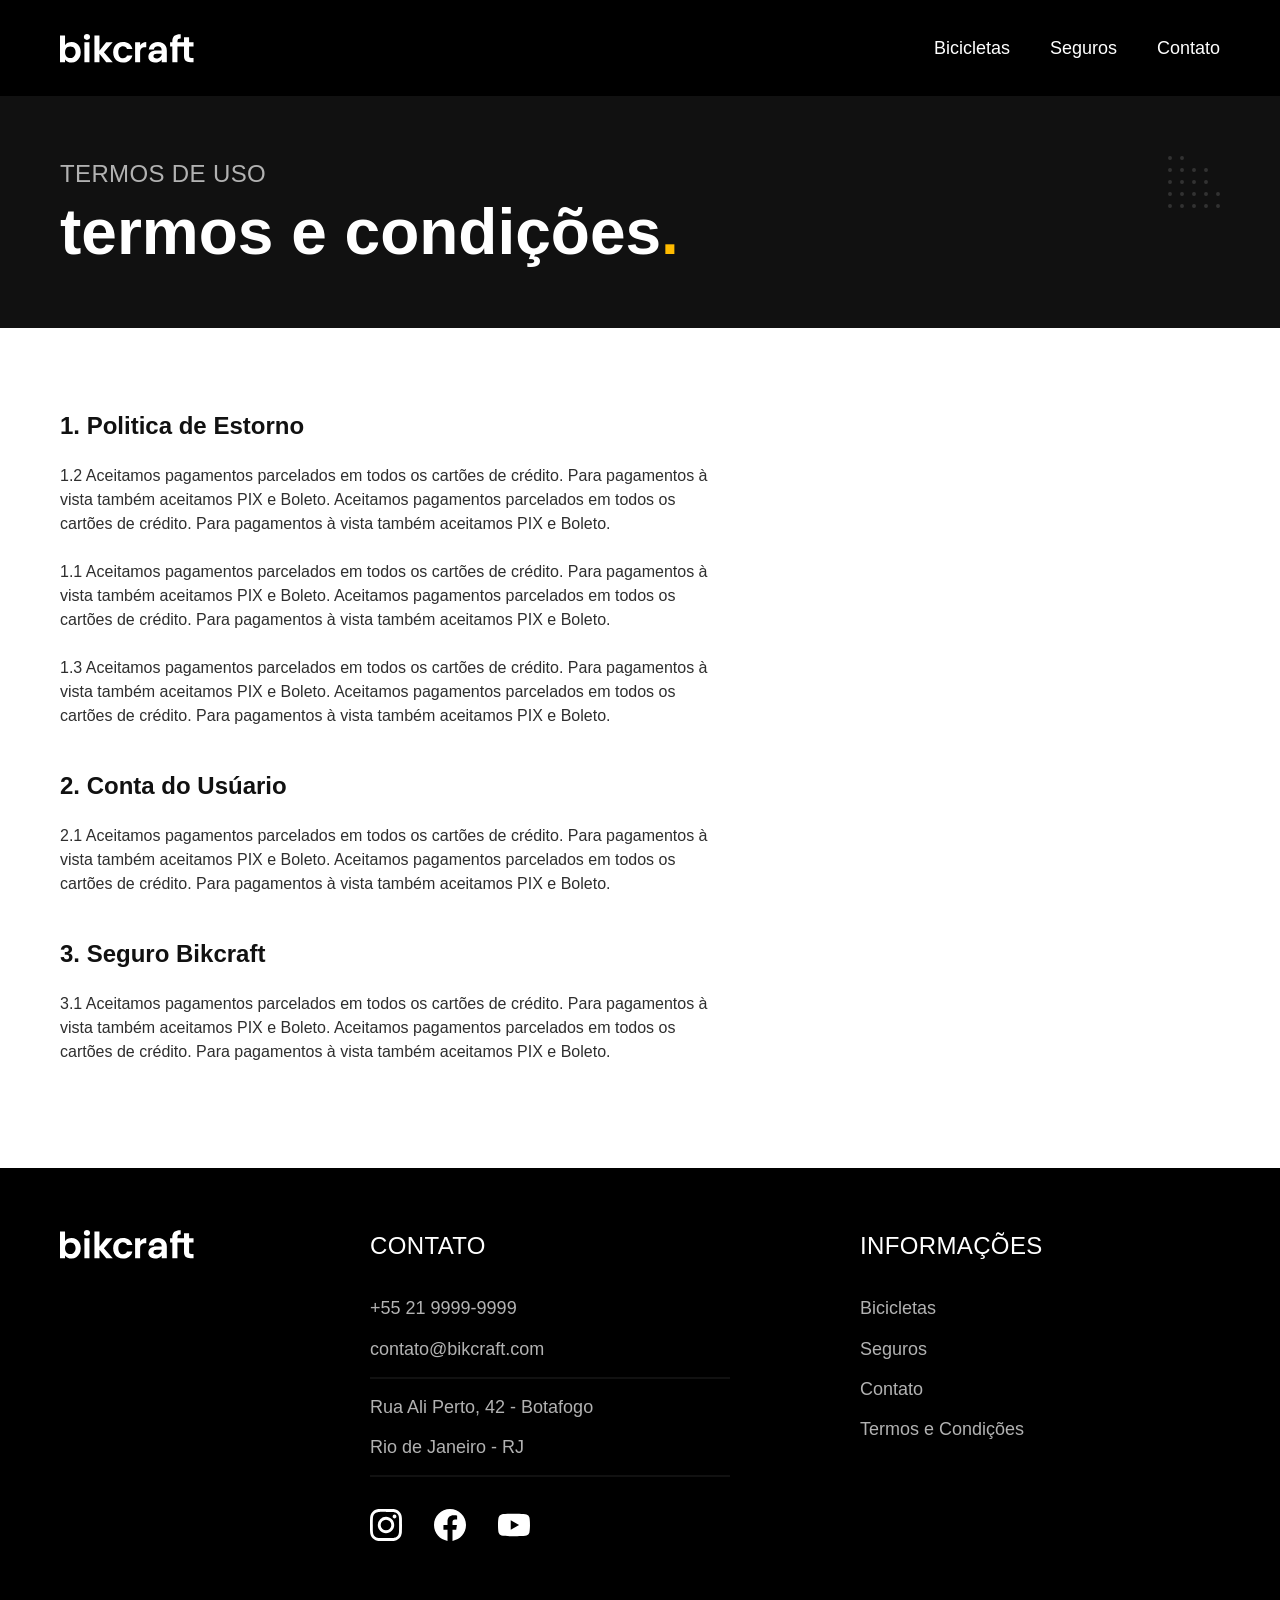
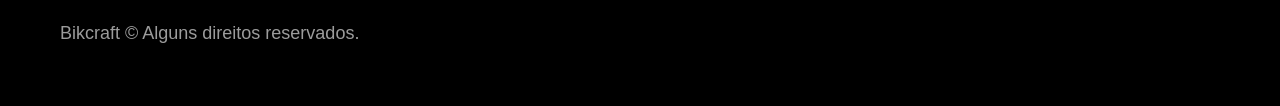
<file: termos.html>
<!DOCTYPE html>
<html lang="pt-br">

<head>
  <meta charset="UTF-8">
  <meta name="viewport" content="width=device-width, initial-scale=1.0">

  <link rel="preload" href="./css/style.css" as="style">
  <link rel="stylesheet" href="./css/style.css">

  <title>Termos e Condições | Bikcraft</title>
  <meta name="description" content="Termos e Condições.">
</head>

<body id="termos">
  <header class="header-bg">
    <div class="header container">
      <a href="./">
        <img src="./img/bikcraft.svg" width="136" height="32" alt="Bikcraft">
      </a>

      <nav aria-label="primaria">
        <ul class="font-1-m header-menu cor-0">
          <li><a href="./bicicletas.html">Bicicletas</a></li>
          <li><a href="./seguros.html">Seguros</a></li>
          <li><a href="./contato.html">Contato</a></li>
        </ul>
      </nav>
    </div>
  </header>

  <main>
    <div class="titulo-bg">
      <div class="titulo container">
        <p class="font-2-l-b cor-5">Termos de uso</p>
        <h1 class="font-1-xxl cor-0">termos e condições<span class="cor-p1">.</span></h1>
      </div>
    </div>

    <div class="termos font-2-s cor-10 container">
      <h2 class="font-1-l cor-11">1. Politica de Estorno</h2>
      <p>1.2 Aceitamos pagamentos parcelados em todos os cartões de crédito. Para pagamentos à vista também aceitamos PIX e Boleto. Aceitamos pagamentos parcelados em todos os cartões de crédito. Para pagamentos à vista também aceitamos PIX e Boleto.</p>
      <p>1.1 Aceitamos pagamentos parcelados em todos os cartões de crédito. Para pagamentos à vista também aceitamos PIX e Boleto. Aceitamos pagamentos parcelados em todos os cartões de crédito. Para pagamentos à vista também aceitamos PIX e Boleto.</p>
      <p>1.3 Aceitamos pagamentos parcelados em todos os cartões de crédito. Para pagamentos à vista também aceitamos PIX e Boleto. Aceitamos pagamentos parcelados em todos os cartões de crédito. Para pagamentos à vista também aceitamos PIX e Boleto.</p>
      <h2 class="font-1-l cor-11">2. Conta do Usúario</h2>
      <p>2.1 Aceitamos pagamentos parcelados em todos os cartões de crédito. Para pagamentos à vista também aceitamos PIX e Boleto. Aceitamos pagamentos parcelados em todos os cartões de crédito. Para pagamentos à vista também aceitamos PIX e Boleto.</p>
      <h2 class="font-1-l cor-11">3. Seguro Bikcraft</h2>
      <p>3.1 Aceitamos pagamentos parcelados em todos os cartões de crédito. Para pagamentos à vista também aceitamos PIX e Boleto. Aceitamos pagamentos parcelados em todos os cartões de crédito. Para pagamentos à vista também aceitamos PIX e Boleto.</p>
    </div>
  </main>

  <footer class="footer-bg">
    <div class="footer container">
      <img src="./img/bikcraft.svg" width="136" height="32" alt="Bikcraft">
      <div class="footer-contato">
        <h3 class="font-2-l-b cor-0">Contato</h3>
        <ul class="font-2-m cor-5">
          <li><a href="tel:+552199999999">+55 21 9999-9999</a></li>
          <li><a href="mailto:contato@bikcraft.com">contato@bikcraft.com</a></li>
          <li>Rua Ali Perto, 42 - Botafogo</li>
          <li>Rio de Janeiro - RJ</li>
        </ul>
        <div class="footer-redes">
          <a href="./">
            <img src="./img/redes/instagram.svg" width="32" height="32" alt="Instagram">
          </a> <a href="./">
            <img src="./img/redes/facebook.svg" width="32" height="32" alt="Facebook">
          </a> <a href="./">
            <img src="./img/redes/youtube.svg" width="32" height="32" alt="Youtube">
          </a>
        </div>
      </div>
      <div class="footer-informacoes">
        <h3 class="font-2-l-b cor-0">Informações</h3>
        <nav>

          <ul class="font-1-m cor-5">
            <li><a href="./bicicletas.html">Bicicletas</a></li>
            <li><a href="./seguros.html">Seguros</a></li>
            <li><a href="./contato.html">Contato</a></li>
            <li><a href="./termos.html">Termos e Condições</a></li>
          </ul>

        </nav>
      </div>
      <p class="footer-copy font-2-m cor-6">Bikcraft © Alguns direitos reservados.</p>
    </div>
  </footer>
  <script src="./js/script.js"></script>
</body>

</html>
</file>
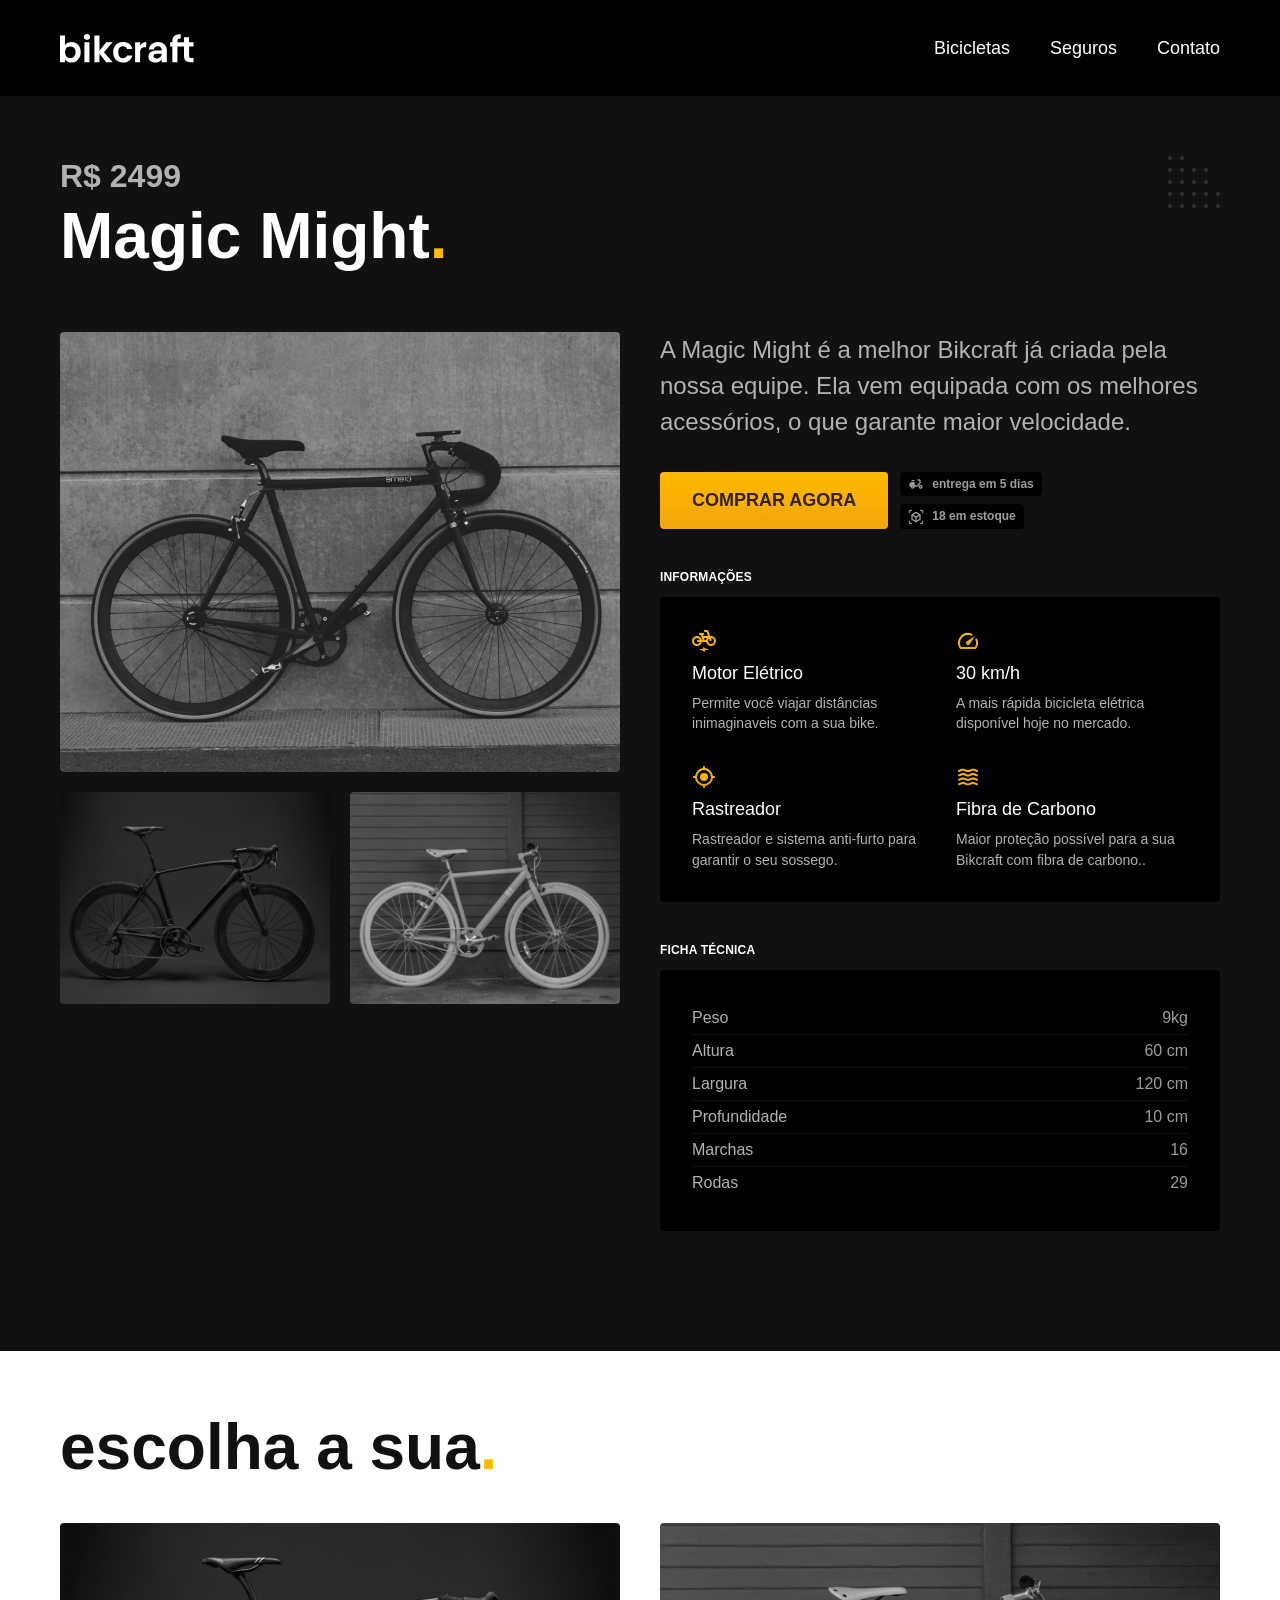
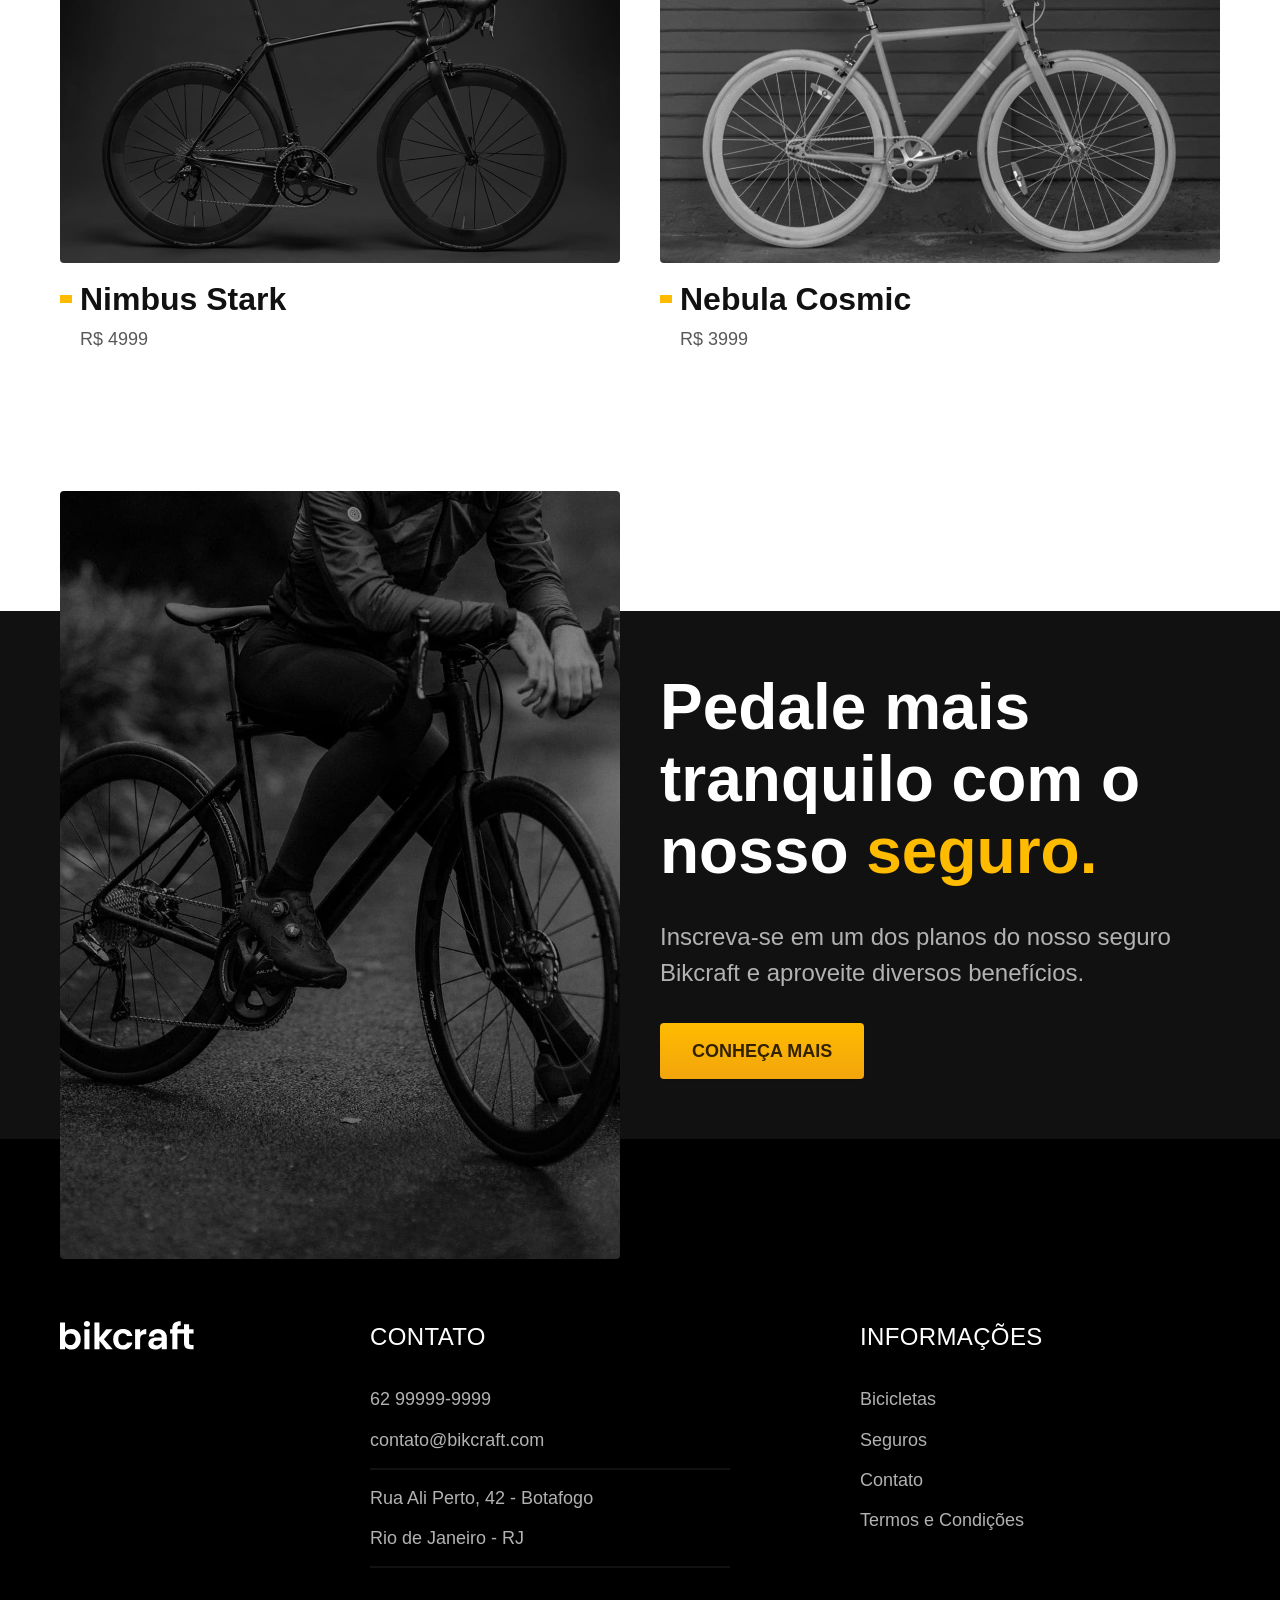
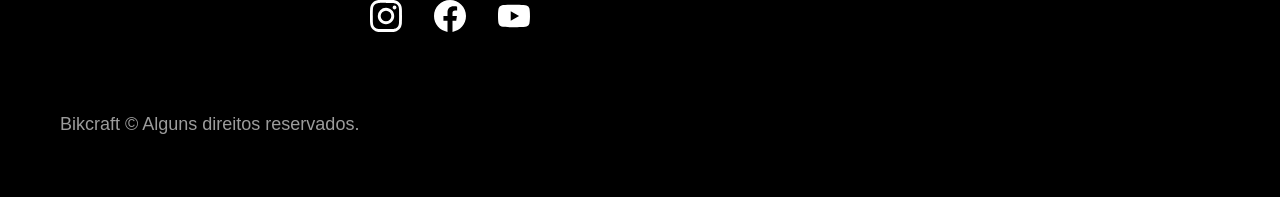
<file: bicicletas/magic.html>
<!DOCTYPE html>
<html lang="pt-br">

<head>
  <meta charset="UTF-8">
  <meta name="viewport" content="width=device-width, initial-scale=1.0">
  <link rel="stylesheet" href="../css/style.css">

  <title>Magic | Bikcraft</title>
  <meta name="description" content="Termos e Condições.">
</head>

<body id="bicicleta">
  <header class="header-bg">
    <div class="header container">
      <a href="../">
        <img src="../img/bikcraft.svg" alt="Bikcraft">
      </a>

      <nav aria-label="primaria">
        <ul class="font-1-m header-menu cor-0">
          <li><a href="../bicicletas.html">Bicicletas</a></li>
          <li><a href="../seguros.html">Seguros</a></li>
          <li><a href="../contato.html">Contato</a></li>
        </ul>
      </nav>
    </div>
  </header>

  <main class="titulo-bg">
    <div>
      <div class="titulo container">
        <p class="font-2-xl cor-5">R$ 2499</p>
        <h1 class="font-1-xxl cor-0">Magic Might<span class="cor-p1">.</span></h1>
      </div>
    </div>

    <div class="bicicleta container">
      <div class="bicicleta-imagens">
        <img src="../img/bicicleta/nimbus2.jpg" alt="">
        <img src="../img/bicicleta/nimbus1.jpg" alt="">
        <img src="../img/bicicleta/nimbus3.jpg" alt="">
      </div>

      <div class="bicicleta-conteudo">
        <p class="font-2-l cor-5">A Magic Might é a melhor Bikcraft já criada pela nossa equipe. Ela vem equipada com os melhores acessórios, o que garante maior velocidade.</p>

        <div class="bicicleta-comprar">
          <a class="botao" href="../orcamento.html?tipo=bikcraft&produto=magic">Comprar Agora</a>
          <span class="font-1-xs cor-6"><img src="../img/icones/entrega.svg" alt="">entrega em 5 dias</span>
          <span class="font-1-xs cor-6"><img src="../img/icones/estoque.svg" alt="">18 em estoque</span>
        </div>



        <h2 class="font-1-xs cor-0">Informações</h2>
        <ul class="bicicleta-informacoes">
          <li>
            <img src="../img/icones/eletrica.svg" alt="">
            <h3 class="font-1-m cor-0">Motor Elétrico</h3>
            <p class="font-2-xs cor-5">Permite você viajar distâncias inimaginaveis com a sua bike.</p>
          </li>
          <li>
            <img src="../img/icones/velocidade.svg" alt="">
            <h3 class="font-1-m cor-0">30 km/h</h3>
            <p class="font-2-xs cor-5">A mais rápida bicicleta elétrica disponível hoje no mercado.</p>
          </li>
          <li>
            <img src="../img/icones/rastreador.svg" alt="">
            <h3 class="font-1-m cor-0">Rastreador</h3>
            <p class="font-2-xs cor-5">Rastreador e sistema anti-furto para garantir o seu sossego.</p>
          </li>
          <li>
            <img src="../img/icones/carbono.svg" alt="">
            <h3 class="font-1-m cor-0">Fibra de Carbono</h3>
            <p class="font-2-xs cor-5">Maior proteção possível para a sua Bikcraft com fibra de carbono..</p>
          </li>
        </ul>

        <h2 class="font-1-xs cor-0">Ficha técnica</h2>
        <ul class="bicicleta-ficha font-2-s cor-4">
          <li>Peso <span>9kg</span></li>
          <li>Altura <span>60 cm</span></li>
          <li>Largura <span>120 cm</span></li>
          <li>Profundidade <span>10 cm</span></li>
          <li>Marchas <span>16</span></li>
          <li>Rodas <span>29</span></li>
        </ul>
      </div>

    </div>
  </main>

  <article class="bicicletas-lista container">
    <h2 class="font-1-xxl">escolha a sua<span class="cor-p1">.</span></h2>

    <ul>
      <li>
        <a href="./nimbus.html">
          <img src="../img/bicicletas/nimbus.jpg" alt="Bicicleta Preta">
          <h3 class=" font-1-xl">Nimbus Stark</h3>
          <span class="font-2-m cor-8">R$ 4999</span>
        </a>
      </li>
      <li>
        <a href="./nebula.html">
          <img src="../img/bicicletas/nebula.jpg" alt="Bicicleta Branca">
          <h3 class="font-1-xl">Nebula Cosmic</h3>
          <span class="font-2-m cor-8">R$ 3999</span>
        </a>
      </li>
    </ul>
  </article>

  <article class="seguro-bg">
    <div class="seguro container">
      <div class="seguro-imagem">
        <img src="../img/fotos/seguros.jpg" alt="Pessoa parada em cima de uma bicicleta.">
      </div>
      <div class="seguro-conteudo">
        <h2 class="font-1-xxl cor-0">Pedale mais tranquilo com o nosso <span class="cor-p1">seguro.</span></h2>
        <p class="font-2-l cor-5">Inscreva-se em um dos planos do nosso seguro Bikcraft e aproveite diversos benefícios.</p>
        <a class="botao" href="../seguros.html">Conheça Mais</a>
      </div>
    </div>
  </article>

  <footer class=" footer-bg">
    <div class="footer container">
      <img src="../img/bikcraft.svg" alt="Bikcraft">
      <div class="footer-contato">
        <h3 class="font-2-l-b cor-0">Contato</h3>
        <ul class="font-2-m cor-5">
          <li><a href="tel:+5562999999999">62 99999-9999</a></li>
          <li><a href="mailto:contato@bikcraft.com">contato@bikcraft.com</a></li>
          <li>Rua Ali Perto, 42 - Botafogo</li>
          <li>Rio de Janeiro - RJ</li>
        </ul>
        <div class="footer-redes">
          <a href="../">
            <img src="../img/redes/instagram.svg" alt="Instagram">
          </a> <a href="../">
            <img src="../img/redes/facebook.svg" alt="Facebook">
          </a> <a href="../">
            <img src="../img/redes/youtube.svg" alt="Youtube">
          </a>
        </div>
      </div>
      <div class="footer-informacoes">
        <h3 class="font-2-l-b cor-0">Informações</h3>
        <nav>
          <ul class="font-1-m cor-5">
            <li><a href="../bicicletas.html">Bicicletas</a></li>
            <li><a href="../seguros.html">Seguros</a></li>
            <li><a href="../contato.html">Contato</a></li>
            <li><a href="../termos.html">Termos e Condições</a></li>
          </ul>
        </nav>
      </div>
      <p class="footer-copy font-2-m cor-6">Bikcraft © Alguns direitos reservados.</p>
    </div>
  </footer>
  <script src="../js/script.js"></script>
</body>
</file>
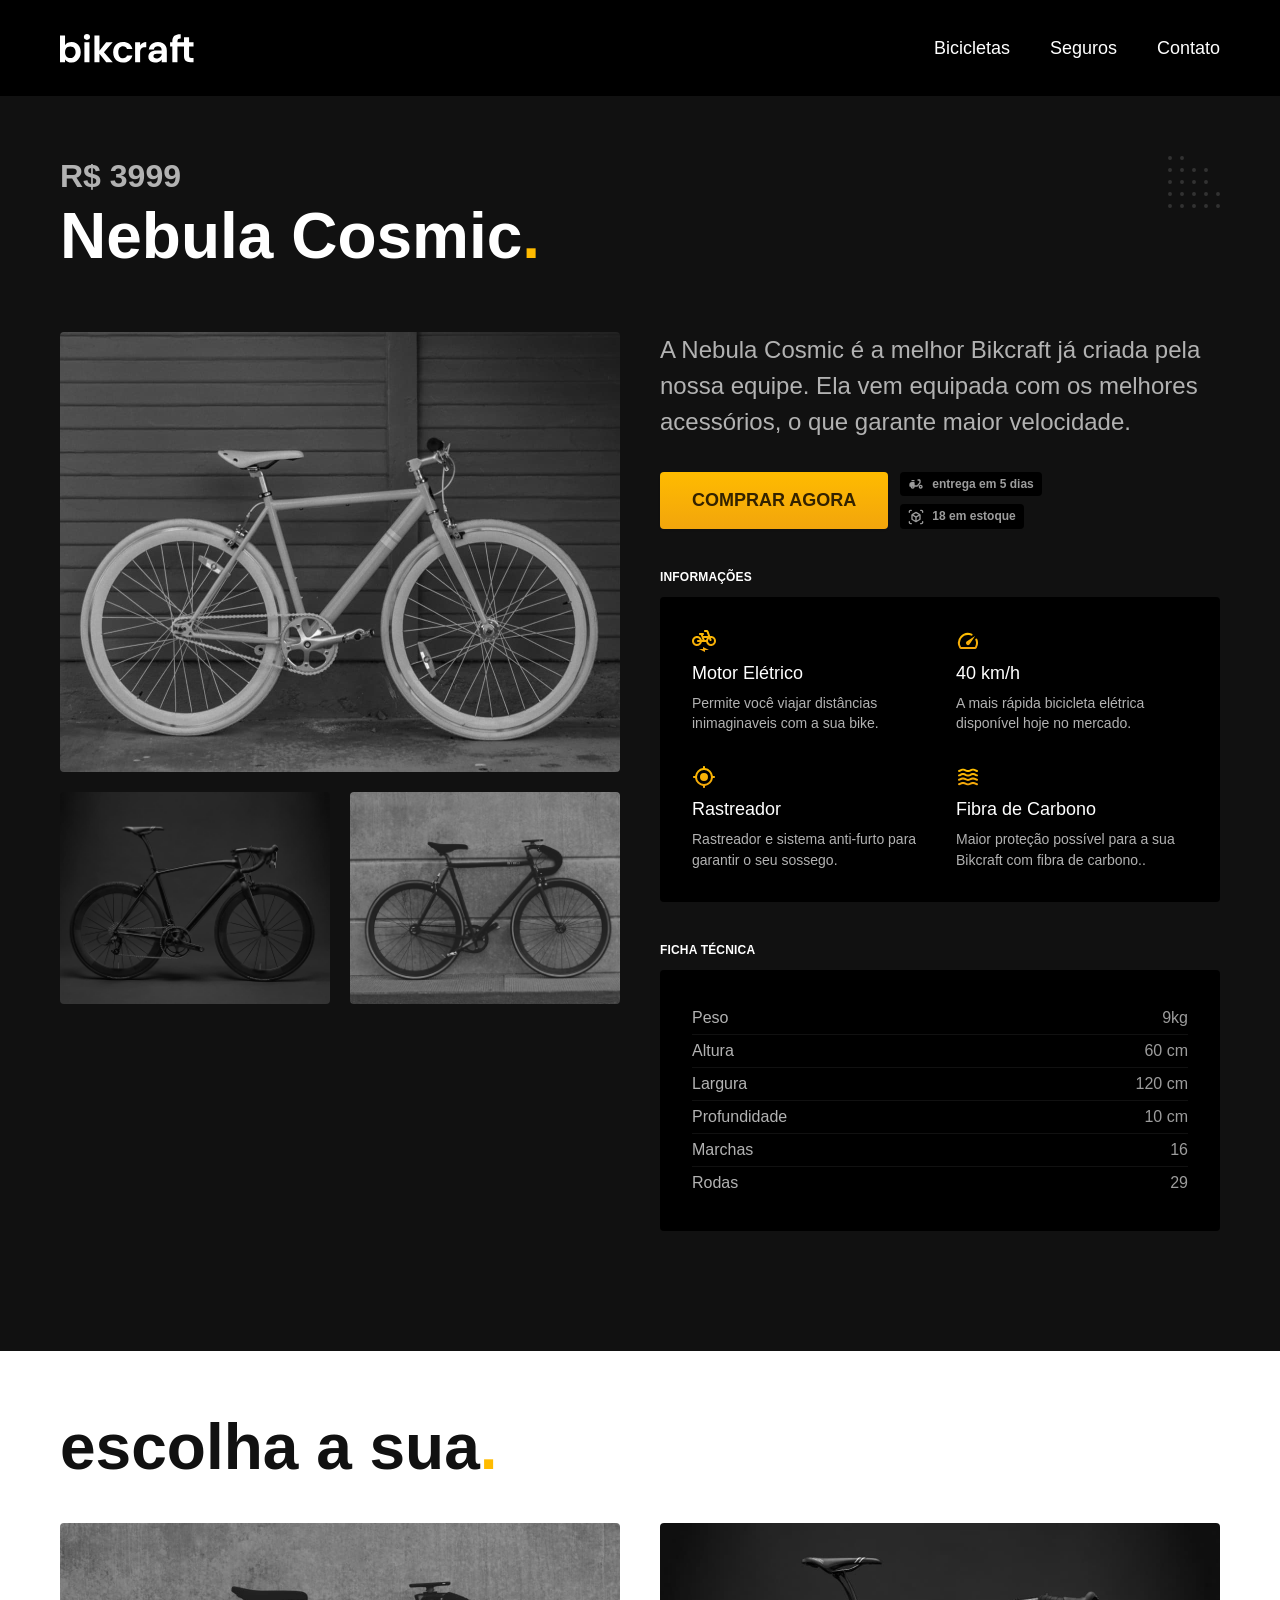
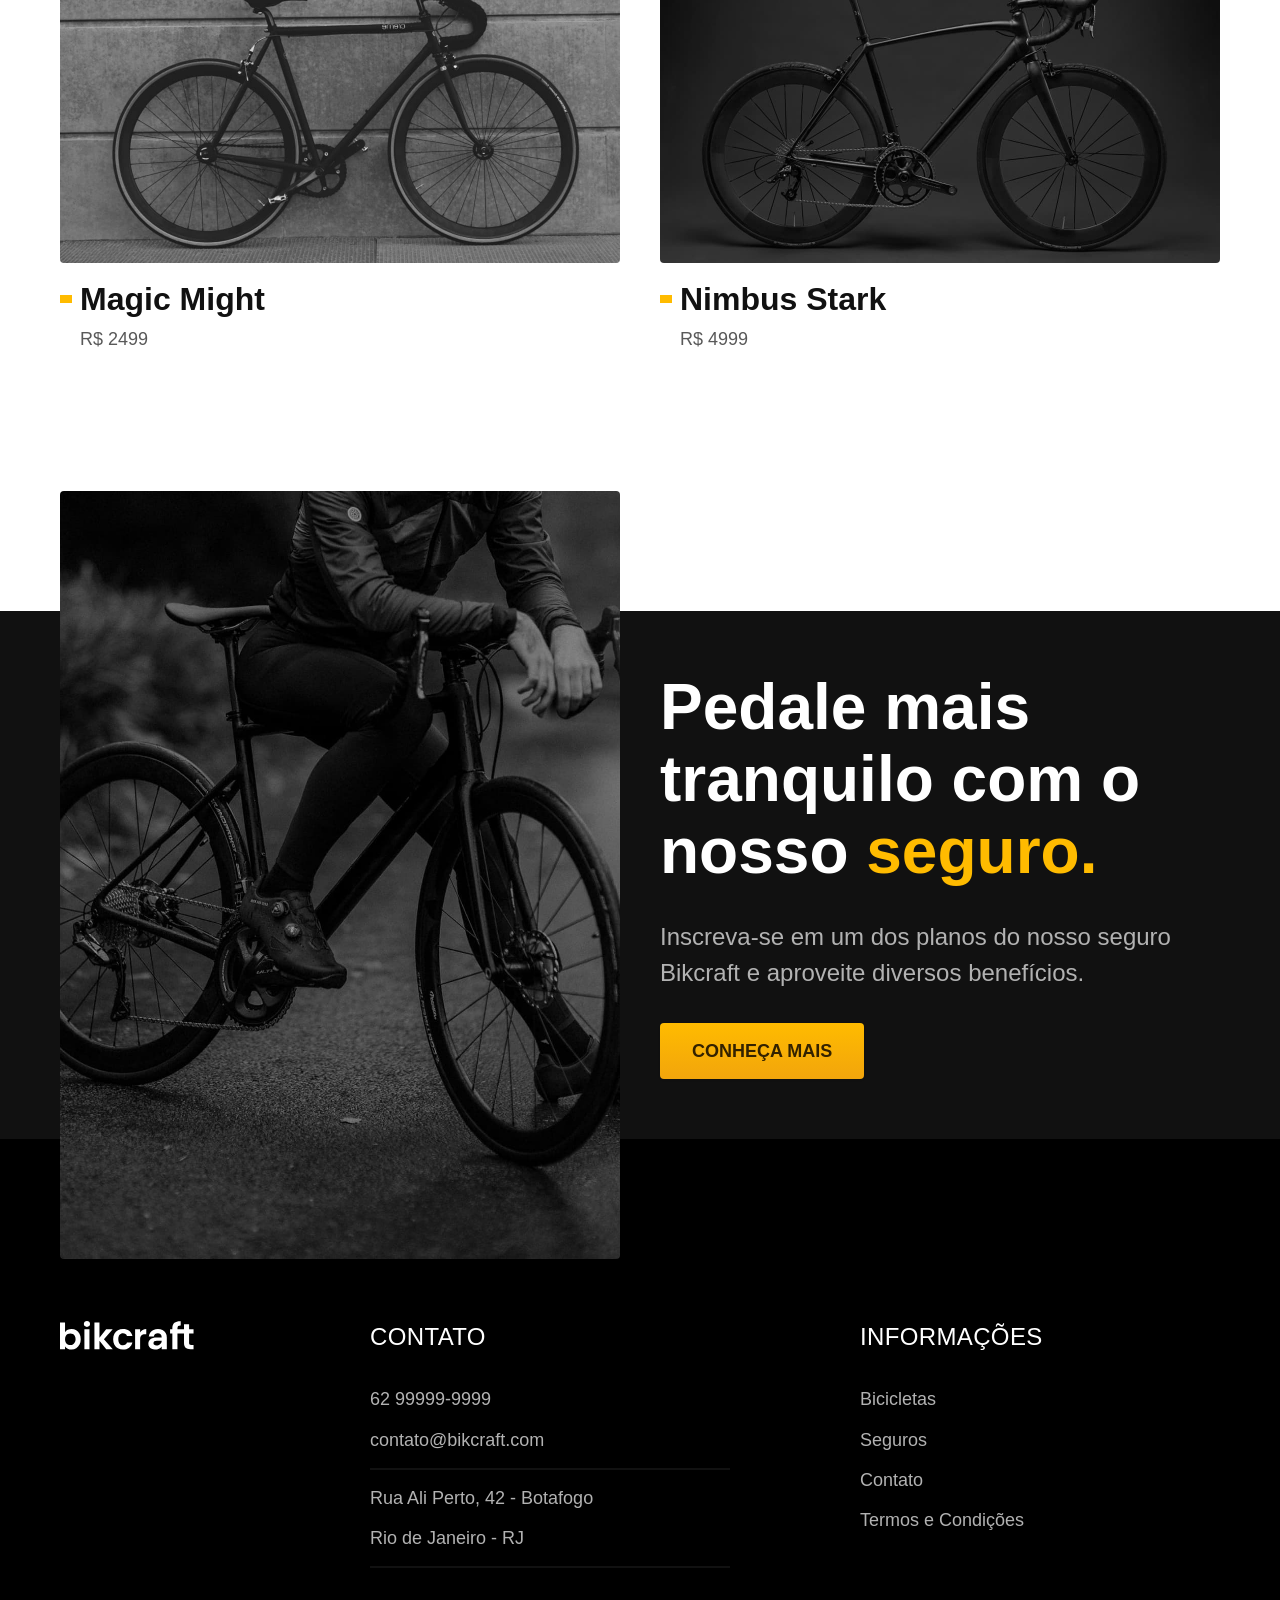
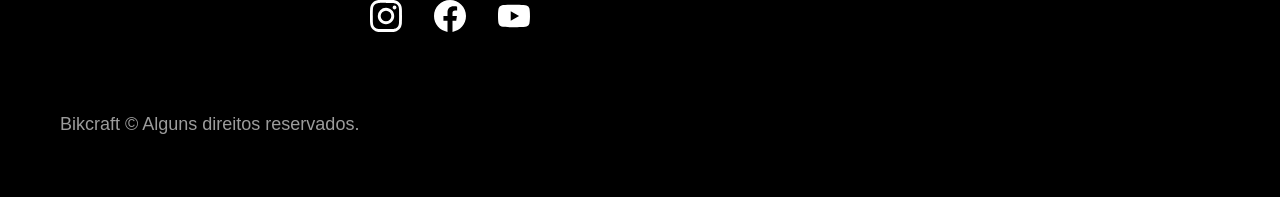
<file: bicicletas/nebula.html>
<!DOCTYPE html>
<html lang="pt-br">

<head>
  <meta charset="UTF-8">
  <meta name="viewport" content="width=device-width, initial-scale=1.0">
  <link rel="stylesheet" href="../css/style.css">

  <title>Nebula | Bikcraft</title>
  <meta name="description" content="Termos e Condições.">
</head>

<body id="bicicleta">
  <header class="header-bg">
    <div class="header container">
      <a href="../">
        <img src="../img/bikcraft.svg" alt="Bikcraft">
      </a>

      <nav aria-label="primaria">
        <ul class="font-1-m header-menu cor-0">
          <li><a href="../bicicletas.html">Bicicletas</a></li>
          <li><a href="../seguros.html">Seguros</a></li>
          <li><a href="../contato.html">Contato</a></li>
        </ul>
      </nav>
    </div>
  </header>

  <main class="titulo-bg">
    <div>
      <div class="titulo container">
        <p class="font-2-xl cor-5">R$ 3999</p>
        <h1 class="font-1-xxl cor-0">Nebula Cosmic<span class="cor-p1">.</span></h1>
      </div>
    </div>

    <div class="bicicleta container">
      <div class="bicicleta-imagens">
        <img src="../img/bicicleta/nimbus3.jpg" alt="">
        <img src="../img/bicicleta/nimbus1.jpg" alt="">
        <img src="../img/bicicleta/nimbus2.jpg" alt="">
      </div>

      <div class="bicicleta-conteudo">
        <p class="font-2-l cor-5">A Nebula Cosmic é a melhor Bikcraft já criada pela nossa equipe. Ela vem equipada com os melhores acessórios, o que garante maior velocidade.</p>

        <div class="bicicleta-comprar">
          <a class="botao" href="../orcamento.html?tipo=bikcraft&produto=nebula">Comprar Agora</a>
          <span class="font-1-xs cor-6"><img src="../img/icones/entrega.svg" alt="">entrega em 5 dias</span>
          <span class="font-1-xs cor-6"><img src="../img/icones/estoque.svg" alt="">18 em estoque</span>
        </div>



        <h2 class="font-1-xs cor-0">Informações</h2>
        <ul class="bicicleta-informacoes">
          <li>
            <img src="../img/icones/eletrica.svg" alt="">
            <h3 class="font-1-m cor-0">Motor Elétrico</h3>
            <p class="font-2-xs cor-5">Permite você viajar distâncias inimaginaveis com a sua bike.</p>
          </li>
          <li>
            <img src="../img/icones/velocidade.svg" alt="">
            <h3 class="font-1-m cor-0">40 km/h</h3>
            <p class="font-2-xs cor-5">A mais rápida bicicleta elétrica disponível hoje no mercado.</p>
          </li>
          <li>
            <img src="../img/icones/rastreador.svg" alt="">
            <h3 class="font-1-m cor-0">Rastreador</h3>
            <p class="font-2-xs cor-5">Rastreador e sistema anti-furto para garantir o seu sossego.</p>
          </li>
          <li>
            <img src="../img/icones/carbono.svg" alt="">
            <h3 class="font-1-m cor-0">Fibra de Carbono</h3>
            <p class="font-2-xs cor-5">Maior proteção possível para a sua Bikcraft com fibra de carbono..</p>
          </li>
        </ul>

        <h2 class="font-1-xs cor-0">Ficha técnica</h2>
        <ul class="bicicleta-ficha font-2-s cor-4">
          <li>Peso <span>9kg</span></li>
          <li>Altura <span>60 cm</span></li>
          <li>Largura <span>120 cm</span></li>
          <li>Profundidade <span>10 cm</span></li>
          <li>Marchas <span>16</span></li>
          <li>Rodas <span>29</span></li>
        </ul>
      </div>

    </div>
  </main>

  <article class="bicicletas-lista container">
    <h2 class="font-1-xxl">escolha a sua<span class="cor-p1">.</span></h2>

    <ul>
      <li>
        <a href="./magic.html">
          <img src="../img/bicicletas/magic.jpg" alt="Bicicleta Preta">
          <h3 class=" font-1-xl">Magic Might</h3>
          <span class="font-2-m cor-8">R$ 2499</span>
        </a>
      </li>
      <li>
        <a href="./nimbus.html">
          <img src="../img/bicicletas/nimbus.jpg" alt="Bicicleta Branca">
          <h3 class="font-1-xl">Nimbus Stark</h3>
          <span class="font-2-m cor-8">R$ 4999</span>
        </a>
      </li>
    </ul>
  </article>

  <article class="seguro-bg">
    <div class="seguro container">
      <div class="seguro-imagem">
        <img src="../img/fotos/seguros.jpg" alt="Pessoa parada em cima de uma bicicleta.">
      </div>
      <div class="seguro-conteudo">
        <h2 class="font-1-xxl cor-0">Pedale mais tranquilo com o nosso <span class="cor-p1">seguro.</span></h2>
        <p class="font-2-l cor-5">Inscreva-se em um dos planos do nosso seguro Bikcraft e aproveite diversos benefícios.</p>
        <a class="botao" href="../seguros.html">Conheça Mais</a>
      </div>
    </div>
  </article>

  <footer class=" footer-bg">
    <div class="footer container">
      <img src="../img/bikcraft.svg" alt="Bikcraft">
      <div class="footer-contato">
        <h3 class="font-2-l-b cor-0">Contato</h3>
        <ul class="font-2-m cor-5">
          <li><a href="tel:+5562999999999">62 99999-9999</a></li>
          <li><a href="mailto:contato@bikcraft.com">contato@bikcraft.com</a></li>
          <li>Rua Ali Perto, 42 - Botafogo</li>
          <li>Rio de Janeiro - RJ</li>
        </ul>
        <div class="footer-redes">
          <a href="../">
            <img src="../img/redes/instagram.svg" alt="Instagram">
          </a> <a href="../">
            <img src="../img/redes/facebook.svg" alt="Facebook">
          </a> <a href="../">
            <img src="../img/redes/youtube.svg" alt="Youtube">
          </a>
        </div>
      </div>
      <div class="footer-informacoes">
        <h3 class="font-2-l-b cor-0">Informações</h3>
        <nav>
          <ul class="font-1-m cor-5">
            <li><a href="../bicicletas.html">Bicicletas</a></li>
            <li><a href="../seguros.html">Seguros</a></li>
            <li><a href="../contato.html">Contato</a></li>
            <li><a href="../termos.html">Termos e Condições</a></li>
          </ul>
        </nav>
      </div>
      <p class="footer-copy font-2-m cor-6">Bikcraft © Alguns direitos reservados.</p>
    </div>
  </footer>
  <script src="../js/script.js"></script>
</body>
</file>
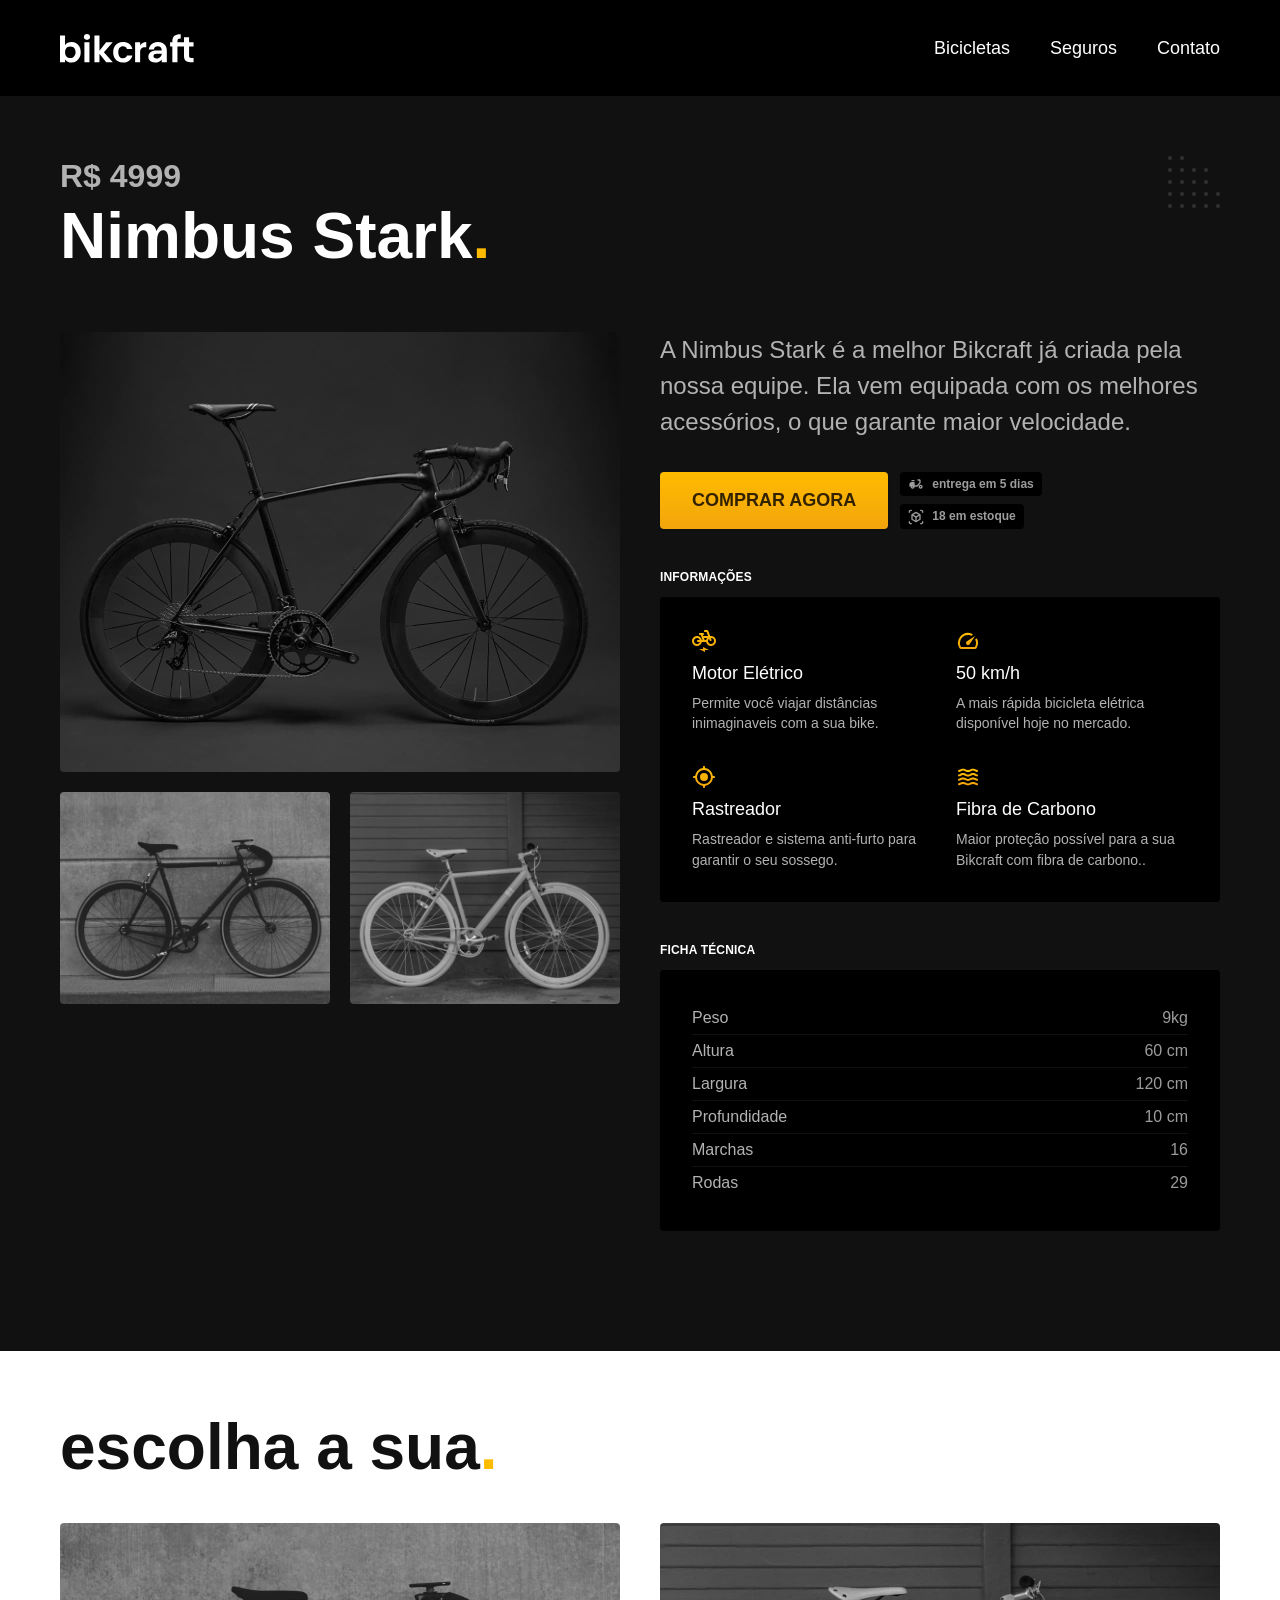
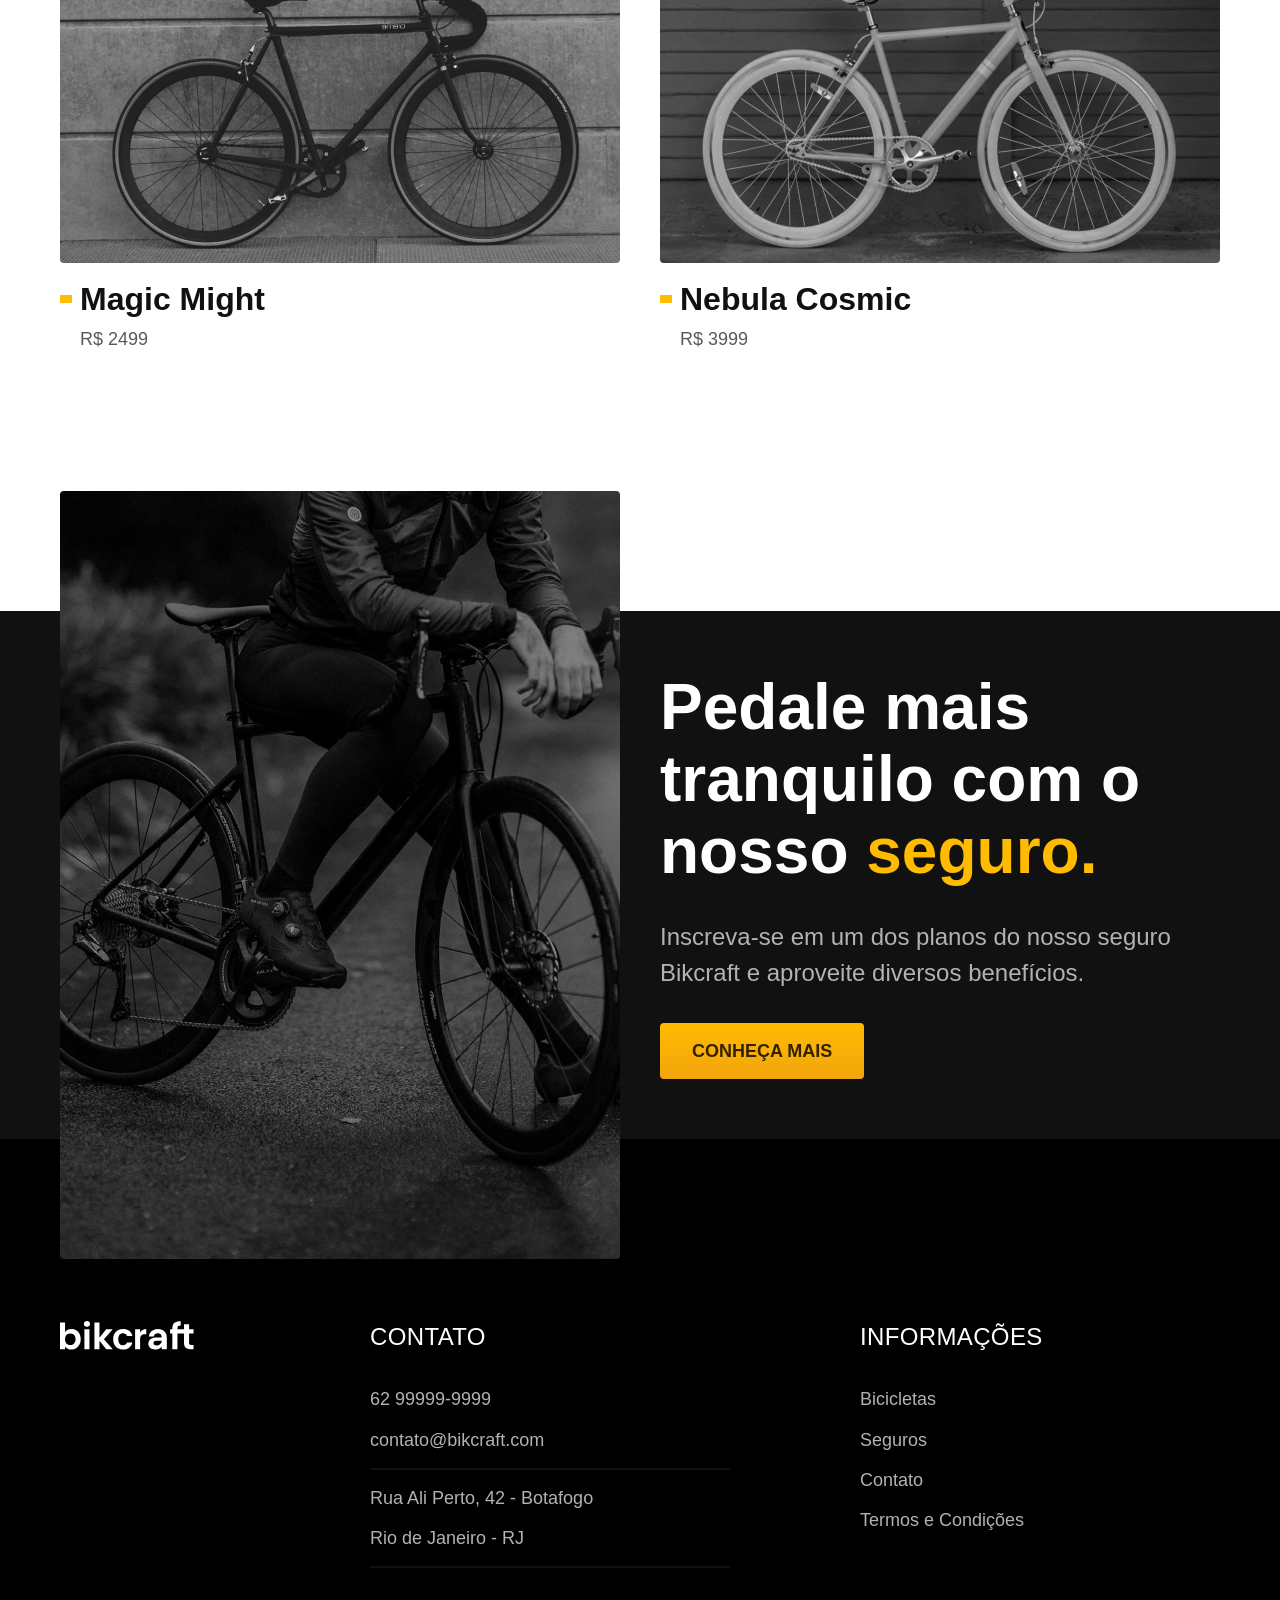
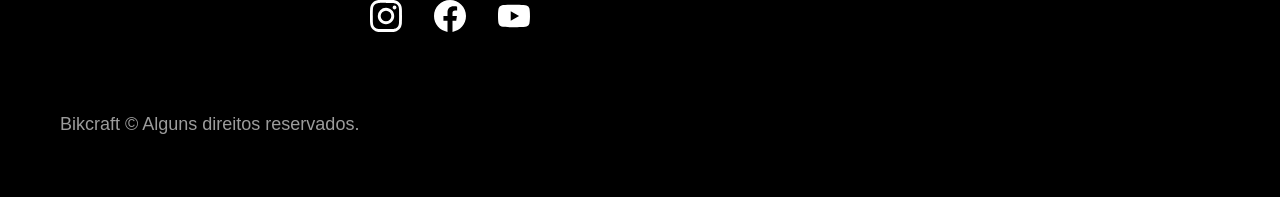
<file: bicicletas/nimbus.html>
<!DOCTYPE html>
<html lang="pt-br">

<head>
  <meta charset="UTF-8">
  <meta name="viewport" content="width=device-width, initial-scale=1.0">
  <link rel="stylesheet" href="../css/style.css">

  <title>Nimbus | Bikcraft</title>
  <meta name="description" content="Termos e Condições.">
</head>

<body id="bicicleta">
  <header class="header-bg">
    <div class="header container">
      <a href="../">
        <img src="../img/bikcraft.svg" alt="Bikcraft">
      </a>

      <nav aria-label="primaria">
        <ul class="font-1-m header-menu cor-0">
          <li><a href="../bicicletas.html">Bicicletas</a></li>
          <li><a href="../seguros.html">Seguros</a></li>
          <li><a href="../contato.html">Contato</a></li>
        </ul>
      </nav>
    </div>
  </header>

  <main class="titulo-bg">
    <div>
      <div class="titulo container">
        <p class="font-2-xl cor-5">R$ 4999</p>
        <h1 class="font-1-xxl cor-0">Nimbus Stark<span class="cor-p1">.</span></h1>
      </div>
    </div>

    <div class="bicicleta container">
      <div class="bicicleta-imagens">
        <img src="../img/bicicleta/nimbus1.jpg" alt="">
        <img src="../img/bicicleta/nimbus2.jpg" alt="">
        <img src="../img/bicicleta/nimbus3.jpg" alt="">
      </div>

      <div class="bicicleta-conteudo">
        <p class="font-2-l cor-5">A Nimbus Stark é a melhor Bikcraft já criada pela nossa equipe. Ela vem equipada com os melhores acessórios, o que garante maior velocidade.</p>

        <div class="bicicleta-comprar">
          <a class="botao" href="../orcamento.html?tipo=bikcraft&produto=nimbus">Comprar Agora</a>
          <span class="font-1-xs cor-6"><img src="../img/icones/entrega.svg" alt="">entrega em 5 dias</span>
          <span class="font-1-xs cor-6"><img src="../img/icones/estoque.svg" alt="">18 em estoque</span>
        </div>



        <h2 class="font-1-xs cor-0">Informações</h2>
        <ul class="bicicleta-informacoes">
          <li>
            <img src="../img/icones/eletrica.svg" alt="">
            <h3 class="font-1-m cor-0">Motor Elétrico</h3>
            <p class="font-2-xs cor-5">Permite você viajar distâncias inimaginaveis com a sua bike.</p>
          </li>
          <li>
            <img src="../img/icones/velocidade.svg" alt="">
            <h3 class="font-1-m cor-0">50 km/h</h3>
            <p class="font-2-xs cor-5">A mais rápida bicicleta elétrica disponível hoje no mercado.</p>
          </li>
          <li>
            <img src="../img/icones/rastreador.svg" alt="">
            <h3 class="font-1-m cor-0">Rastreador</h3>
            <p class="font-2-xs cor-5">Rastreador e sistema anti-furto para garantir o seu sossego.</p>
          </li>
          <li>
            <img src="../img/icones/carbono.svg" alt="">
            <h3 class="font-1-m cor-0">Fibra de Carbono</h3>
            <p class="font-2-xs cor-5">Maior proteção possível para a sua Bikcraft com fibra de carbono..</p>
          </li>
        </ul>

        <h2 class="font-1-xs cor-0">Ficha técnica</h2>
        <ul class="bicicleta-ficha font-2-s cor-4">
          <li>Peso <span>9kg</span></li>
          <li>Altura <span>60 cm</span></li>
          <li>Largura <span>120 cm</span></li>
          <li>Profundidade <span>10 cm</span></li>
          <li>Marchas <span>16</span></li>
          <li>Rodas <span>29</span></li>
        </ul>
      </div>

    </div>
  </main>

  <article class="bicicletas-lista container">
    <h2 class="font-1-xxl">escolha a sua<span class="cor-p1">.</span></h2>

    <ul>
      <li>
        <a href="./magic.html">
          <img src="../img/bicicletas/magic.jpg" alt="Bicicleta Preta">
          <h3 class=" font-1-xl">Magic Might</h3>
          <span class="font-2-m cor-8">R$ 2499</span>
        </a>
      </li>
      <li>
        <a href="./nebula.html">
          <img src="../img/bicicletas/nebula.jpg" alt="Bicicleta Branca">
          <h3 class="font-1-xl">Nebula Cosmic</h3>
          <span class="font-2-m cor-8">R$ 3999</span>
        </a>
      </li>
    </ul>
  </article>

  <article class="seguro-bg">
    <div class="seguro container">
      <div class="seguro-imagem">
        <img src="../img/fotos/seguros.jpg" alt="Pessoa parada em cima de uma bicicleta.">
      </div>
      <div class="seguro-conteudo">
        <h2 class="font-1-xxl cor-0">Pedale mais tranquilo com o nosso <span class="cor-p1">seguro.</span></h2>
        <p class="font-2-l cor-5">Inscreva-se em um dos planos do nosso seguro Bikcraft e aproveite diversos benefícios.</p>
        <a class="botao" href="../seguros.html">Conheça Mais</a>
      </div>
    </div>
  </article>

  <footer class=" footer-bg">
    <div class="footer container">
      <img src="../img/bikcraft.svg" alt="Bikcraft">
      <div class="footer-contato">
        <h3 class="font-2-l-b cor-0">Contato</h3>
        <ul class="font-2-m cor-5">
          <li><a href="tel:+5562999999999">62 99999-9999</a></li>
          <li><a href="mailto:contato@bikcraft.com">contato@bikcraft.com</a></li>
          <li>Rua Ali Perto, 42 - Botafogo</li>
          <li>Rio de Janeiro - RJ</li>
        </ul>
        <div class="footer-redes">
          <a href="../">
            <img src="../img/redes/instagram.svg" alt="Instagram">
          </a> <a href="../">
            <img src="../img/redes/facebook.svg" alt="Facebook">
          </a> <a href="../">
            <img src="../img/redes/youtube.svg" alt="Youtube">
          </a>
        </div>
      </div>
      <div class="footer-informacoes">
        <h3 class="font-2-l-b cor-0">Informações</h3>
        <nav>
          <ul class="font-1-m cor-5">
            <li><a href="../bicicletas.html">Bicicletas</a></li>
            <li><a href="../seguros.html">Seguros</a></li>
            <li><a href="../contato.html">Contato</a></li>
            <li><a href="../termos.html">Termos e Condições</a></li>
          </ul>
        </nav>
      </div>
      <p class="footer-copy font-2-m cor-6">Bikcraft © Alguns direitos reservados.</p>
    </div>
  </footer>
  <script src="../js/script.js"></script>
</body>
</file>
<file: css/style.css>
@import url(./global/global.css);
@import url(./utilidades/tipografia.css);
@import url(./utilidades/cores.css);

@import url(./global/header.css);
@import url(./global/footer.css);

/* UTILITARIOS */
@import url(./utilidades/componentes.css);
@import url(./utilidades/formulario.css);

/* HOME */
@import url(./home/introducao.css);
@import url(./home/tecnologia.css);
@import url(./home/parceiros.css);
@import url(./home/depoimento.css);

/* BICICLETAS */
@import url(./bicicletas/bicicletas-lista.css);
@import url(./bicicletas/bicicletas.css);

/* BICICLETA */
@import url(./bicicleta/bicicleta.css);
@import url(./bicicleta/seguro.css);

/* SEGUROS */
@import url(./seguros/seguros.css);
@import url(./seguros/vantagens.css);
@import url(./seguros/perguntas.css);

/* TERMOS */
@import url(./termos/termos.css);

/* CONTATO */
@import url(./contato/contato.css);
@import url(./contato/lojas.css);

/* ORÇAMENTO */
@import url(./orcamnento/orcamento.css);
</file>
